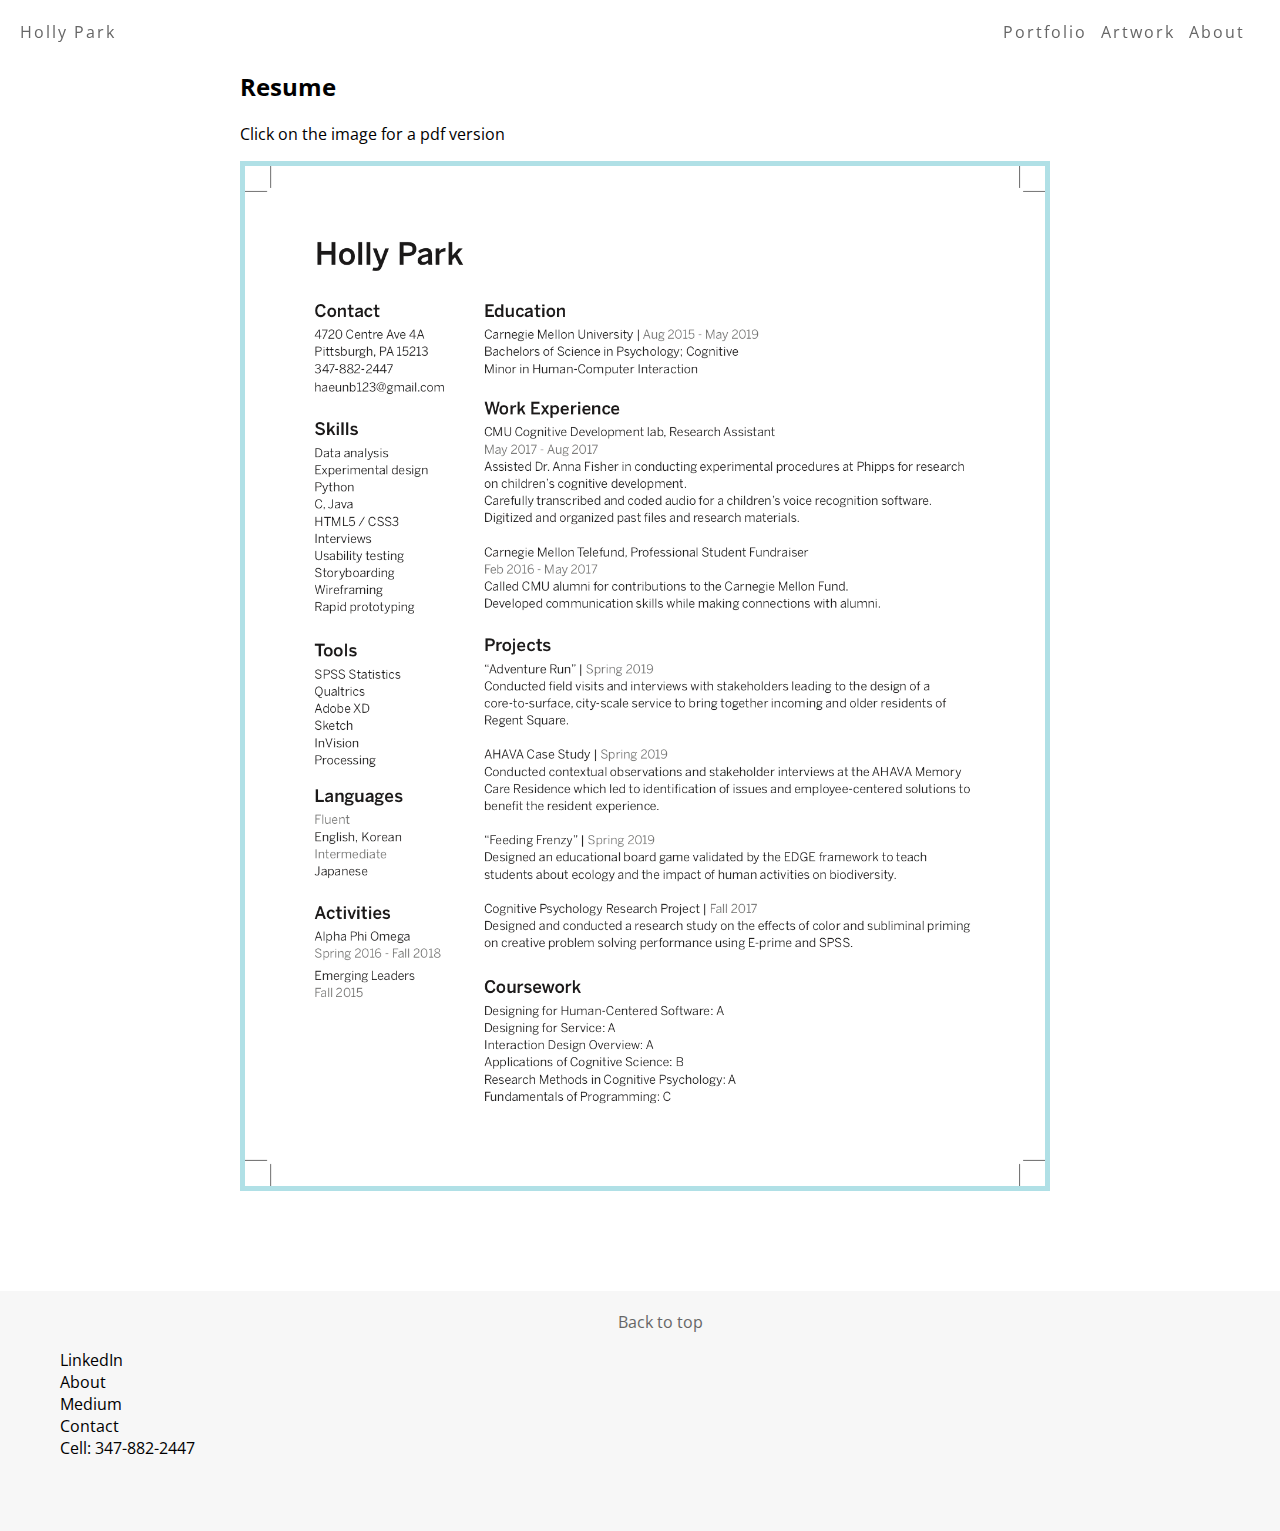
<file: about.html>
<!DOCTYPE html>
<html>
<head>
	<title>Holly Park | About</title>
	<link rel="stylesheet" type="text/css" href="css/style.css">
	<link href="https://fonts.googleapis.com/css?family=Open+Sans" rel="stylesheet">
</head>
<body>
	<nav>
	    <ul id="hollylist">
	    	<li class="hollyitem" id="#holly"><a href="index.html">Holly Park</a></li>
	    </ul>
	    <ul id="navlist">
	    	<li class="navitem"><a href="index.html#work">Portfolio</a></li>
		    <li class="navitem"><a href="art.html">Artwork</a></li>
		  	<li class="navitem"><a href="about.html">About</a></li>

	   	</ul>
    </nav>	
    	
	<main id="about_main">
		<div id="about_main_content">
			<h2>Resume</h2>
			<p>Click on the image for a pdf version</p>
			<a href="resume2019.pdf" target="_blank">
				<img src="images/resume_thumb.png" id="resume-img">
			</a> 
		</div>
	</main>

	<footer>
		<span id="backtotop"><a href="#top">Back to top</a></span>
	    <ul id="footerlist">
	    	<li class="footerelem"><a href="https://www.linkedin.com/in/haeunb123/">LinkedIn</a></li>
		    <li class="footerelem"><a href="about.html">About</a></li>
	    	<li class="footerelem"><a href="https://medium.com/@hollyzzz">Medium</a></li>
		    <li class="footerelem"><a href="mailto:haeunb123@gmail.com">Contact</a></li>
		    <li>Cell: 347-882-2447</li>
	    </ul>
	</footer>
</body>
</html>
</file>
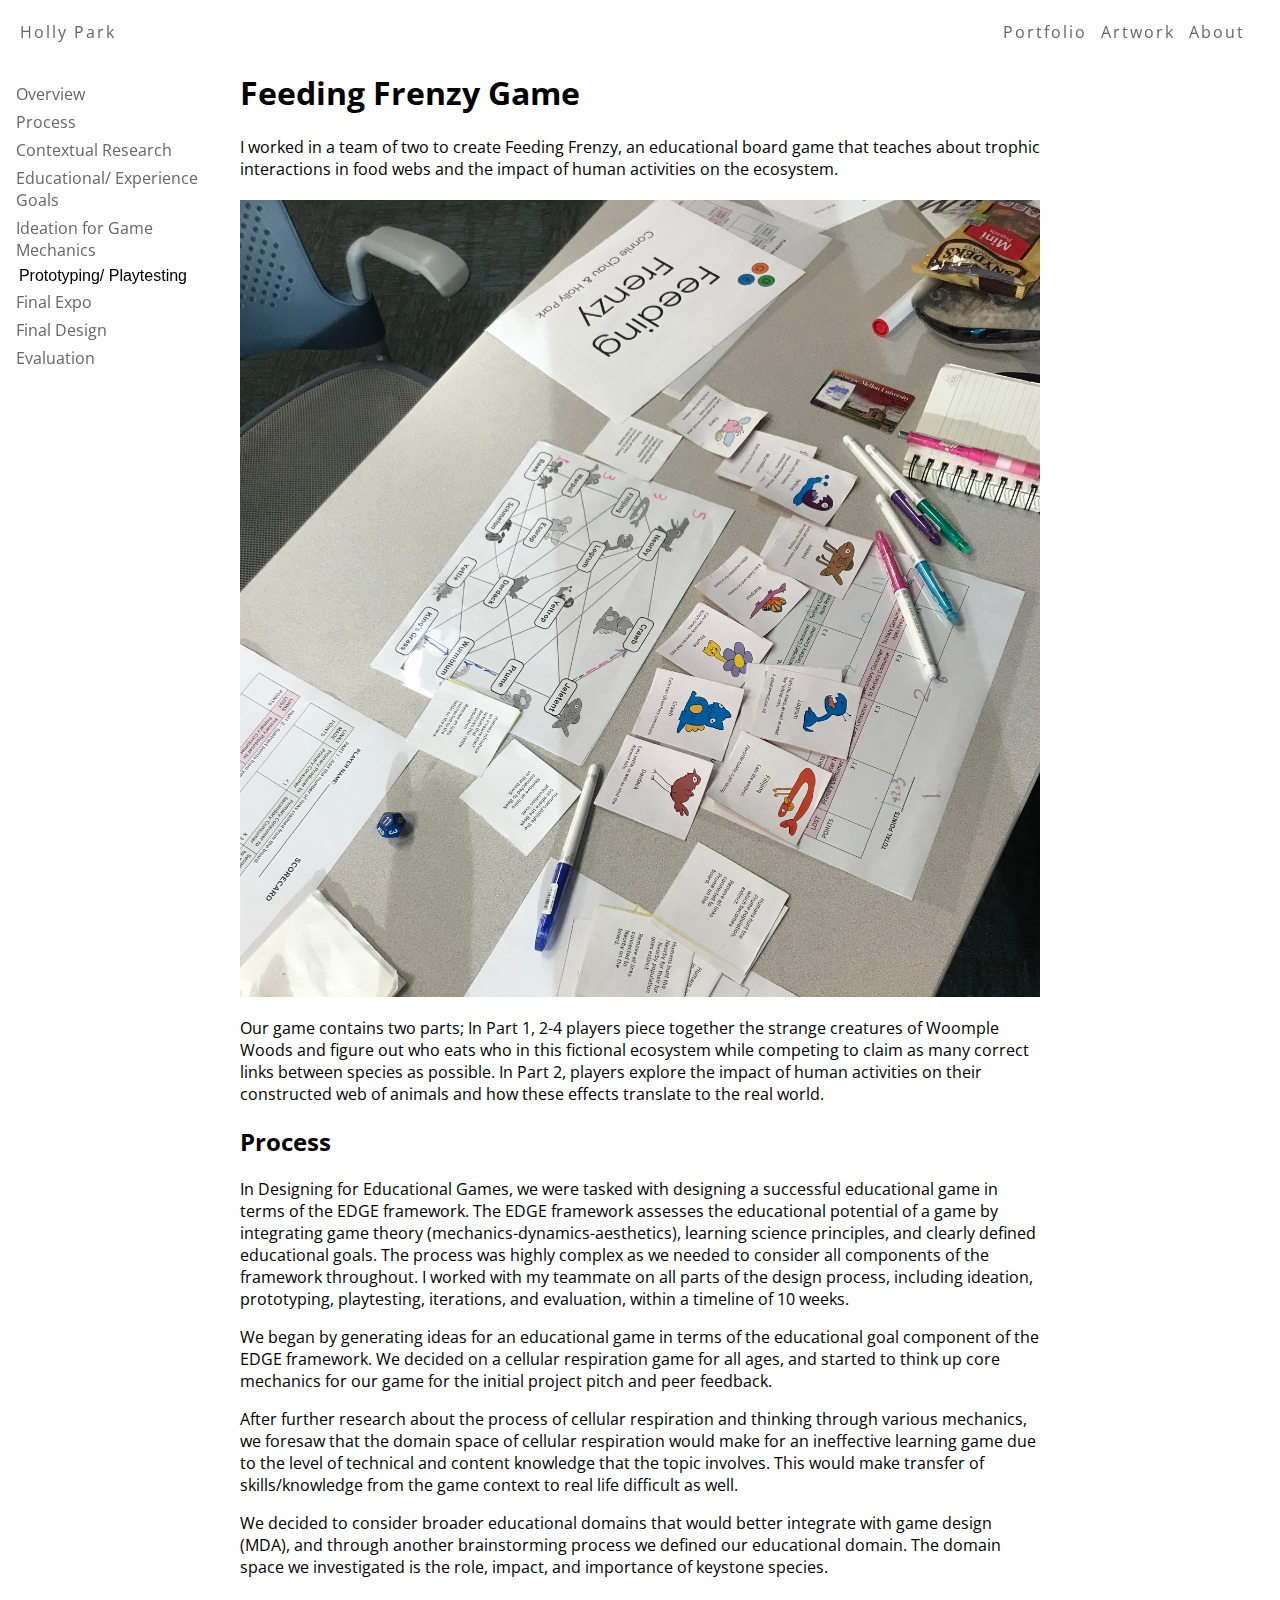
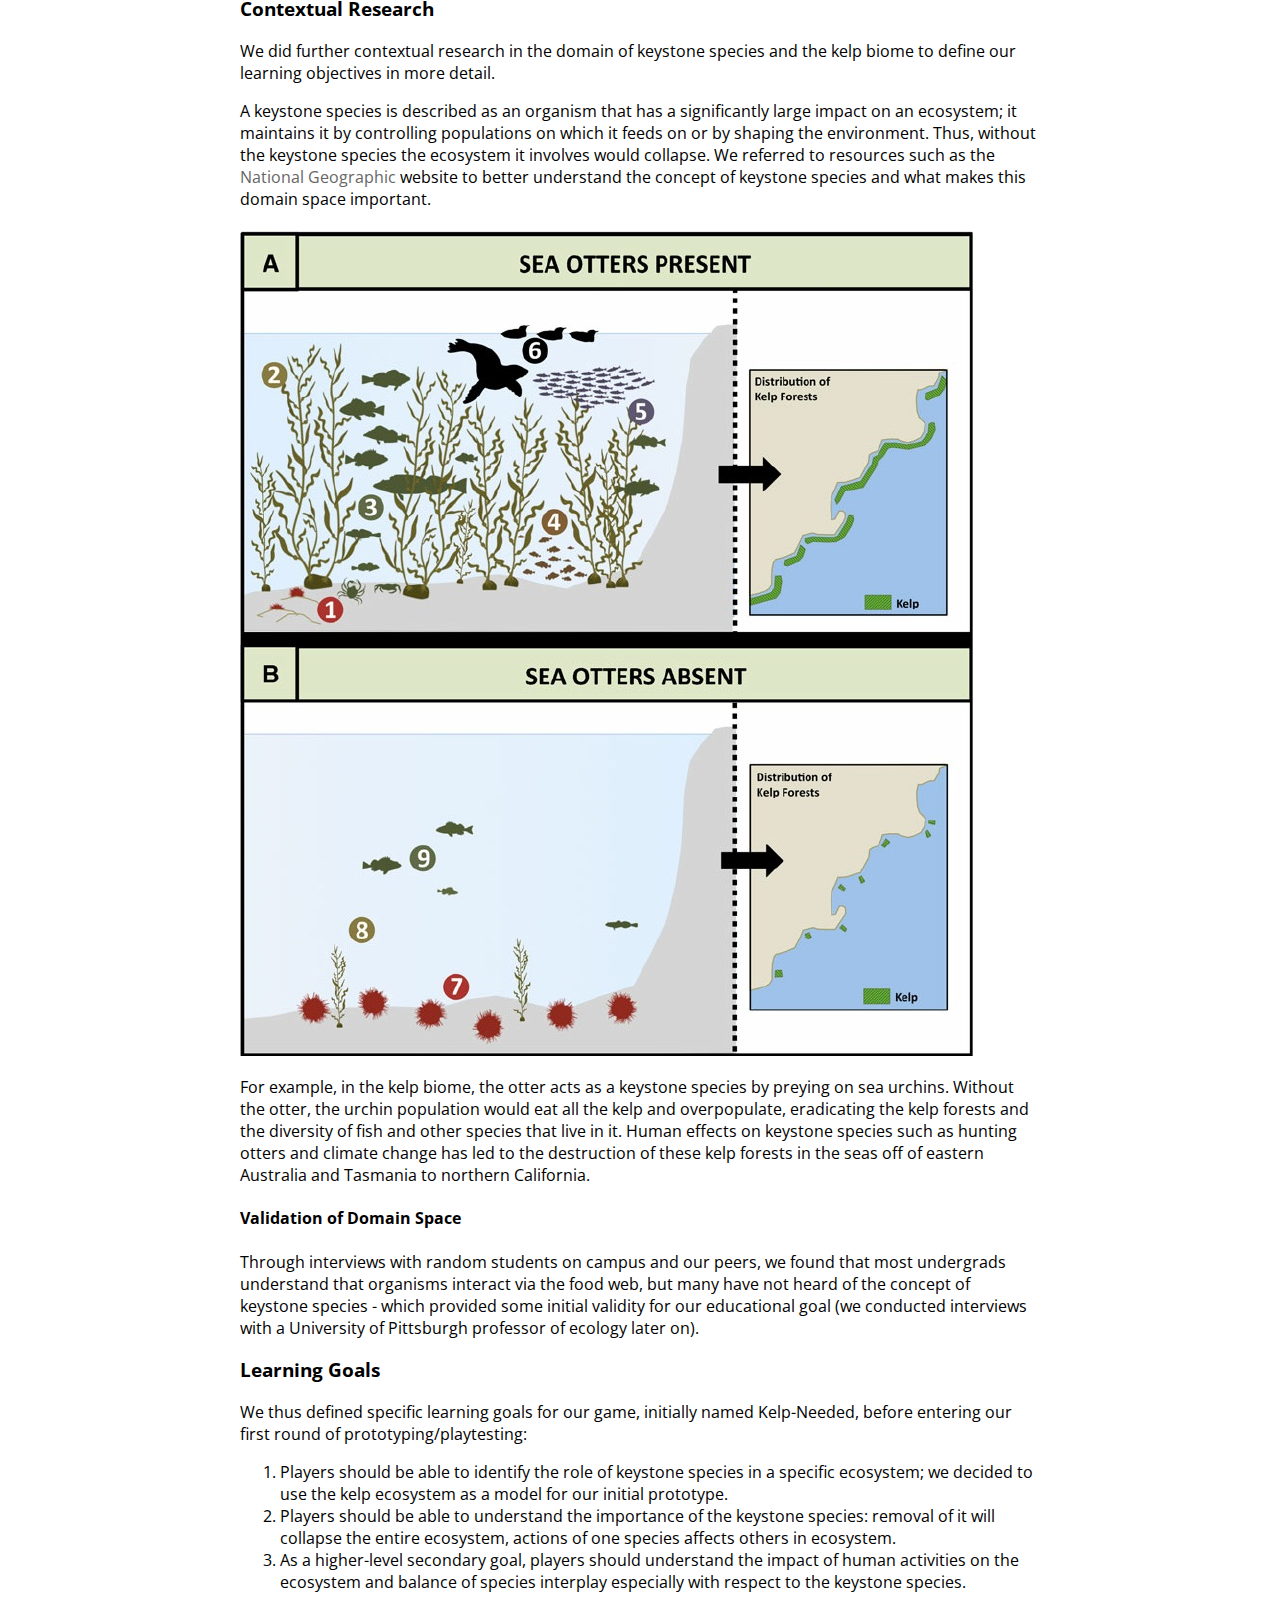
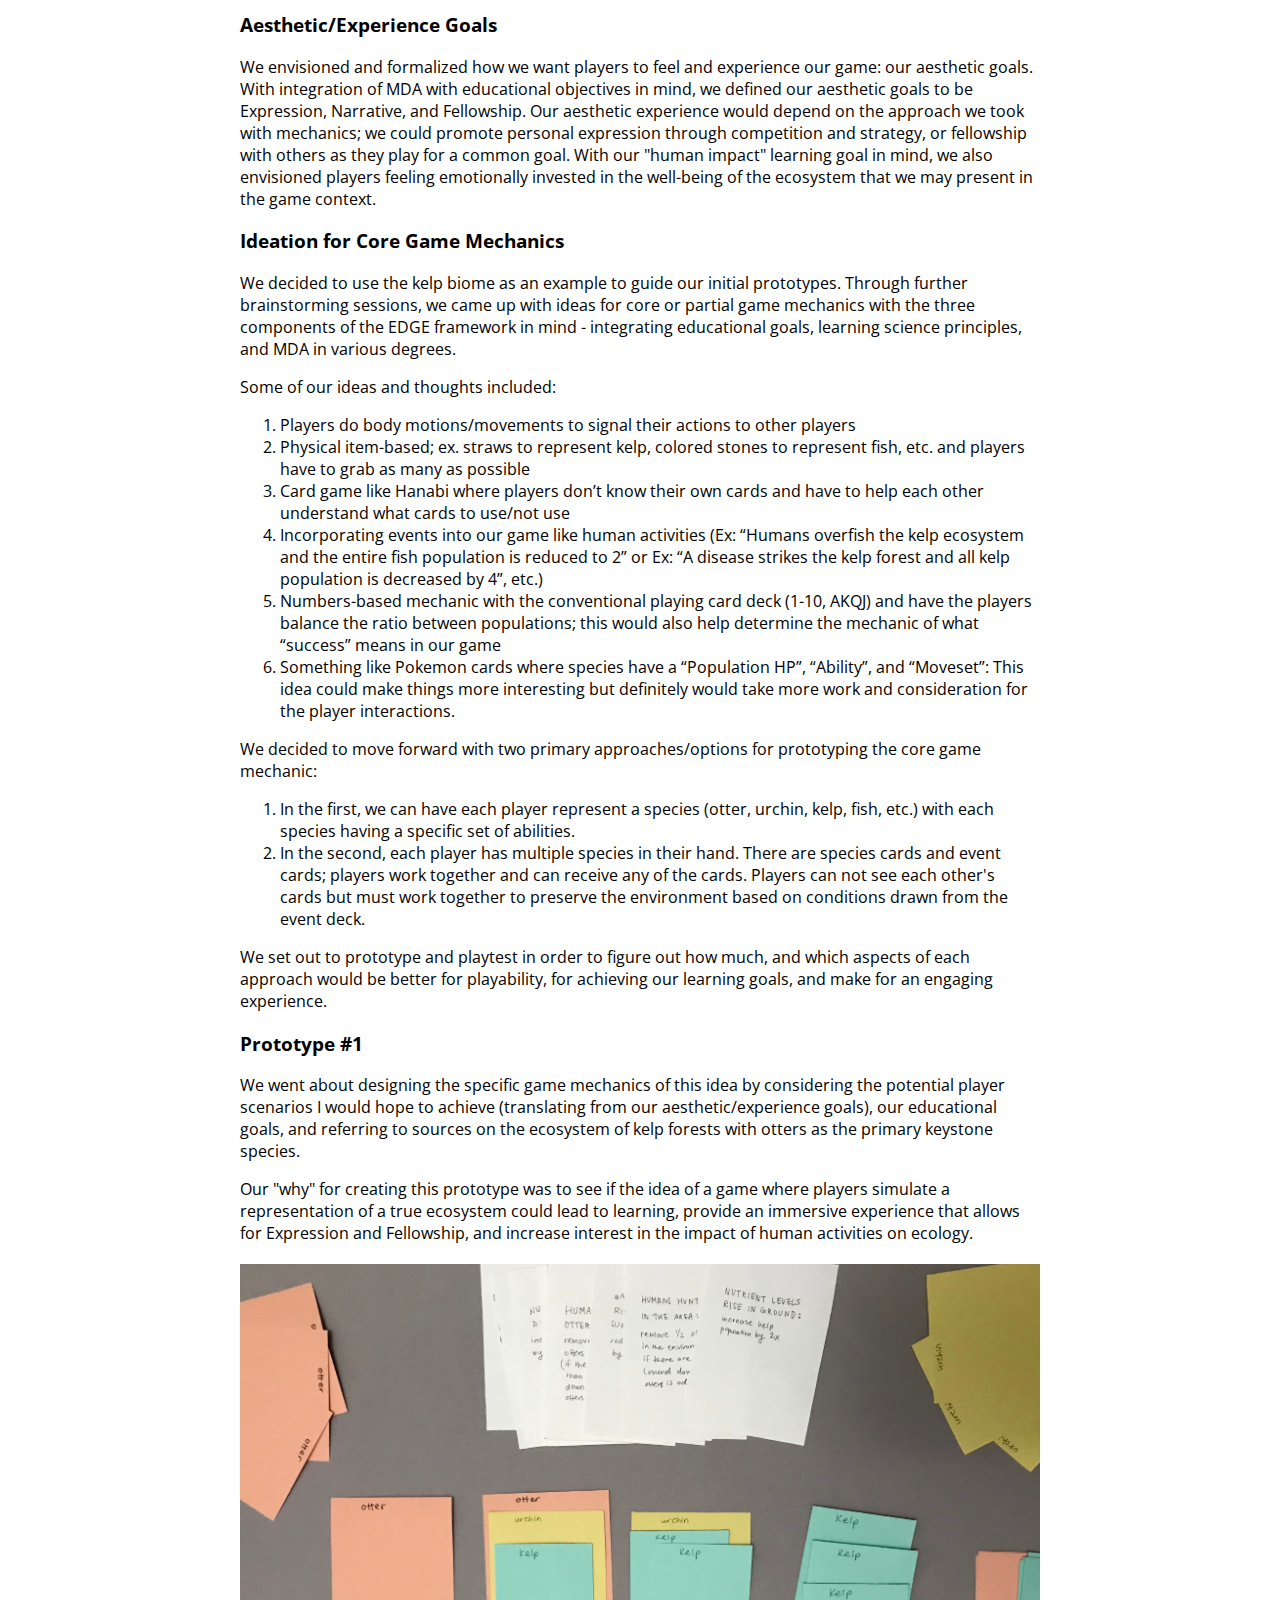
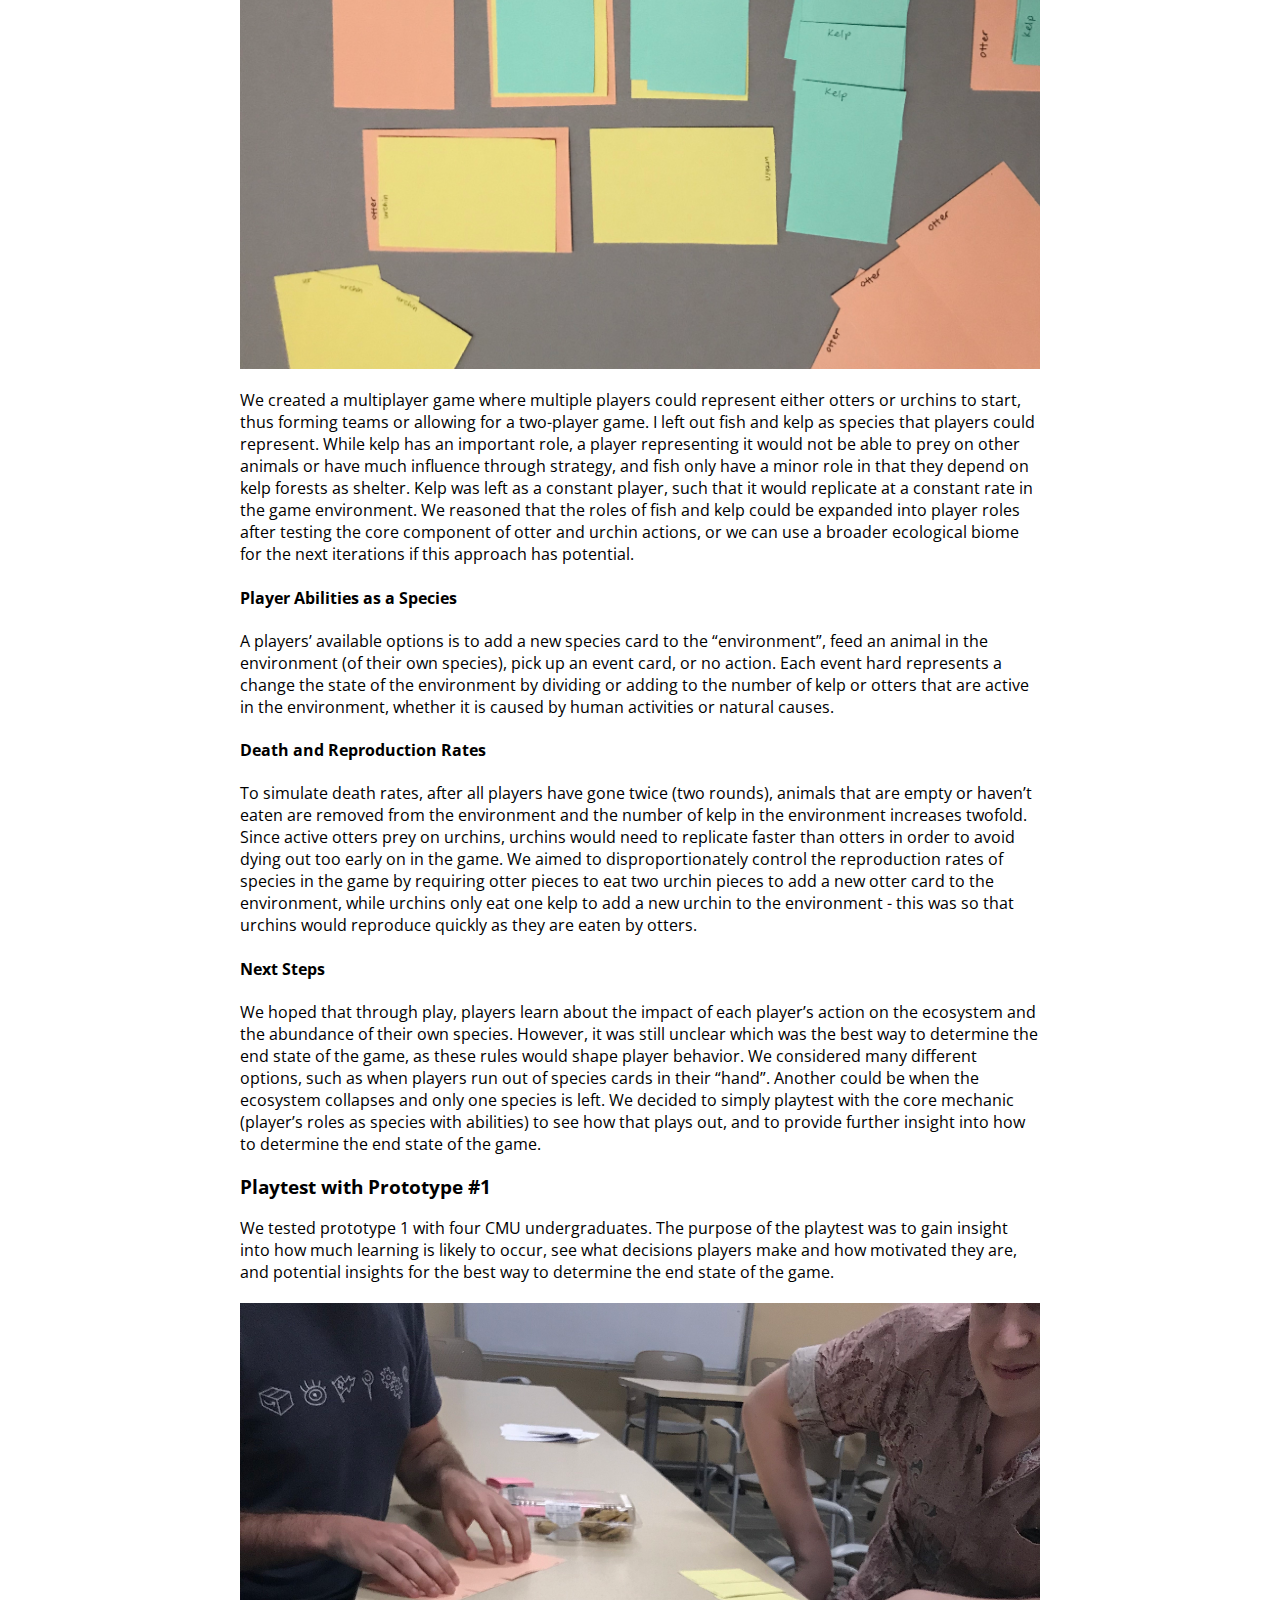
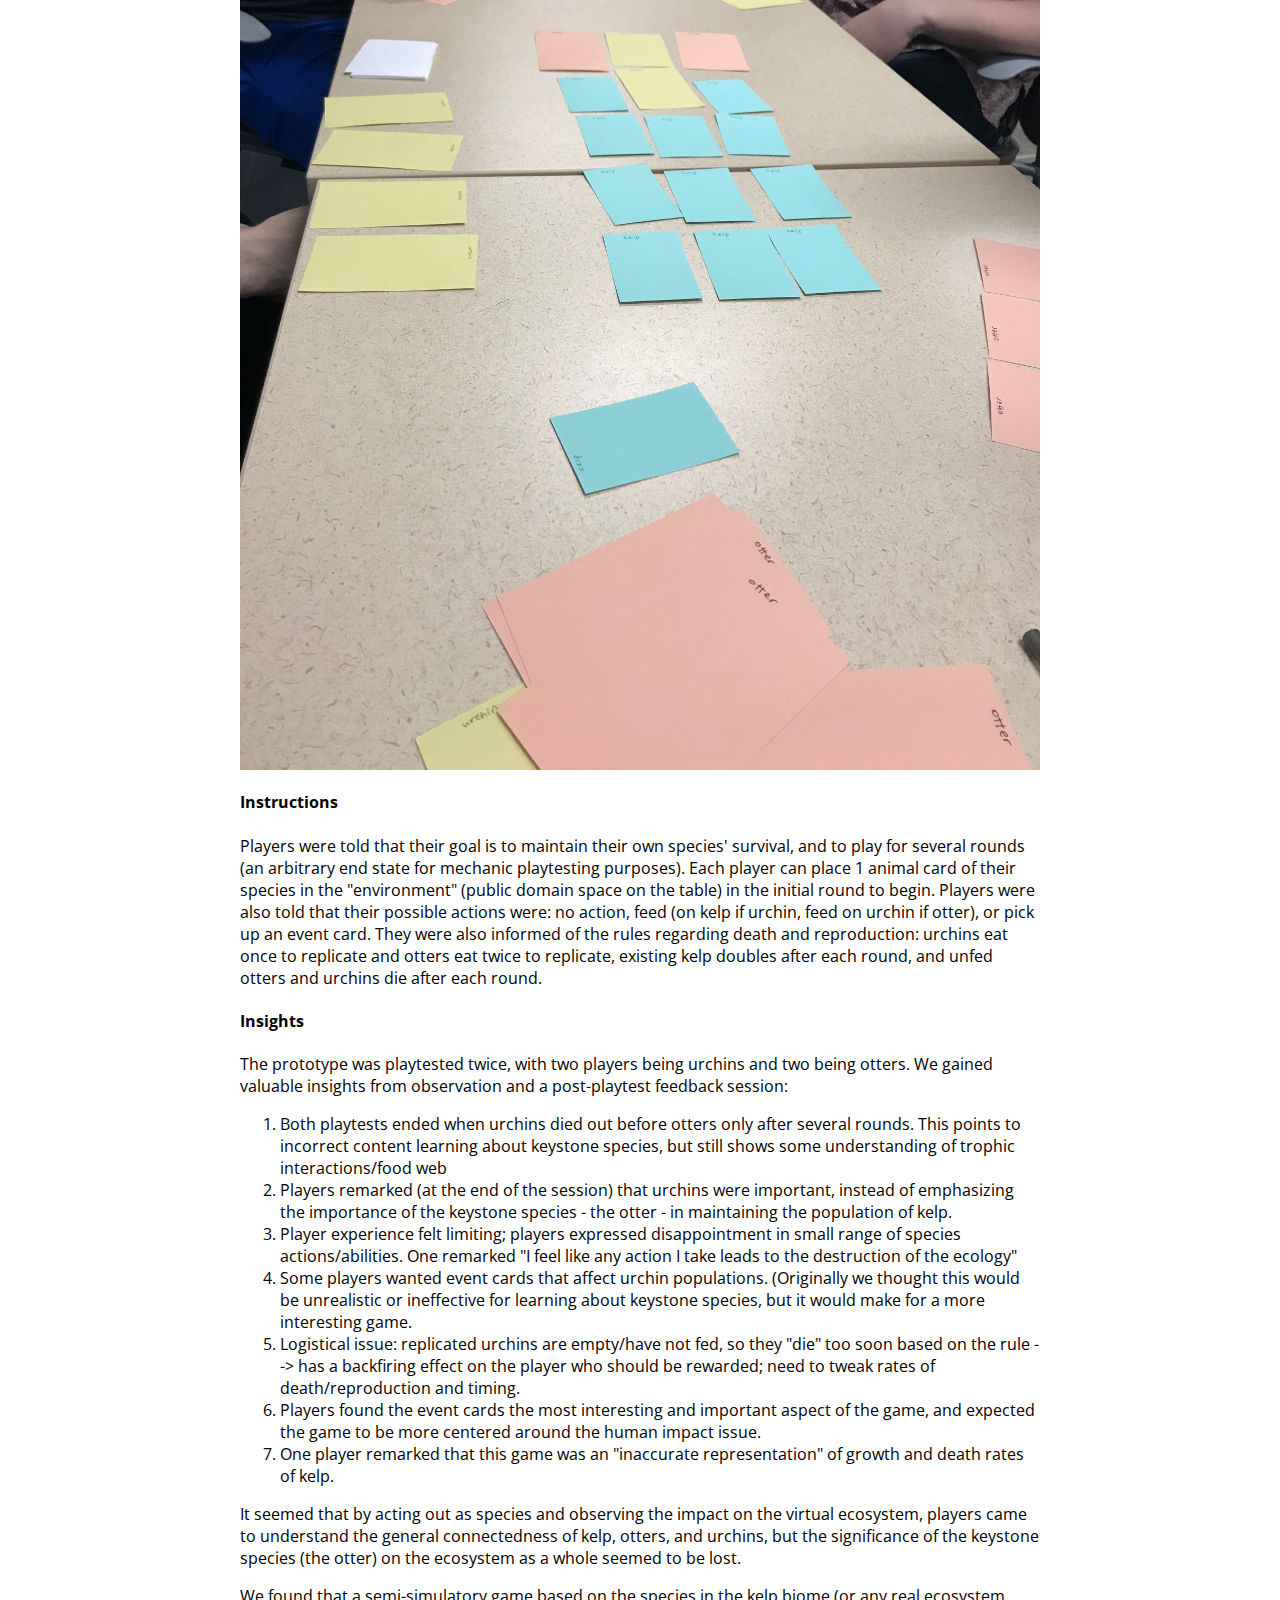
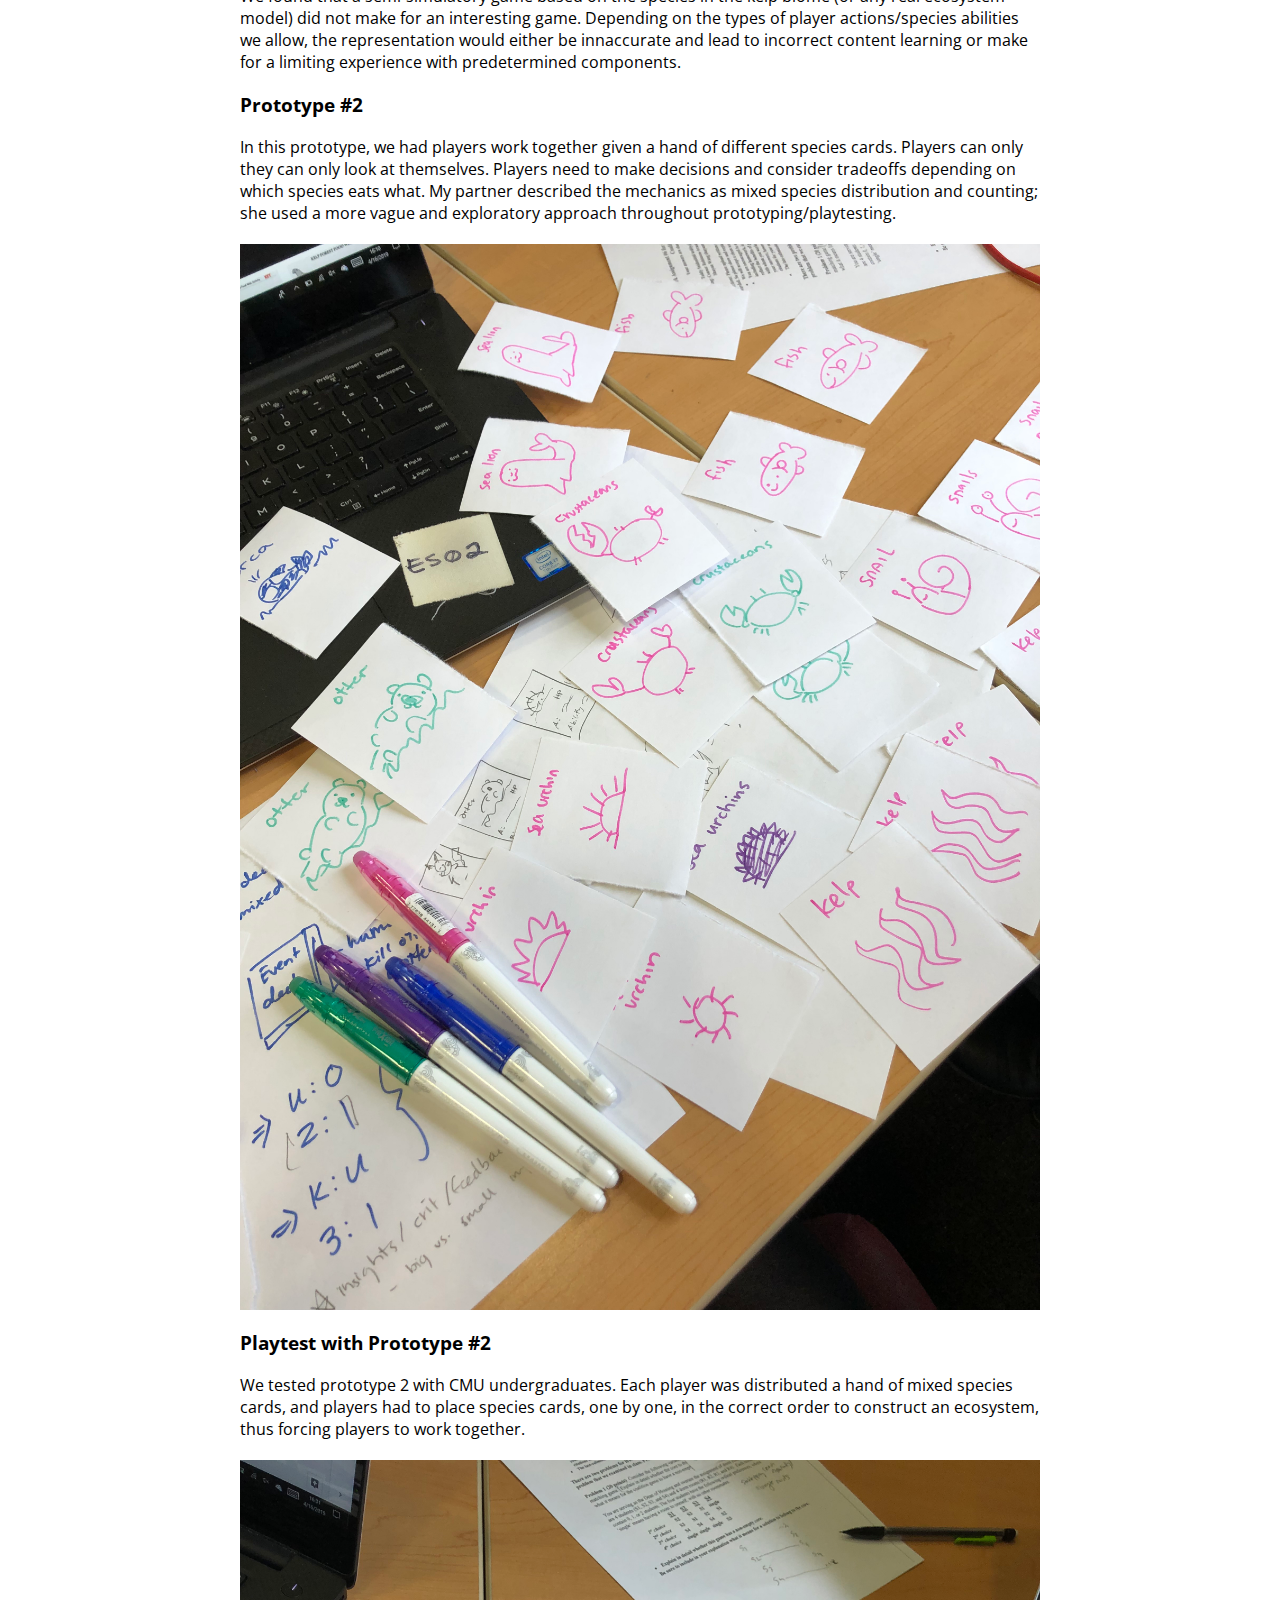
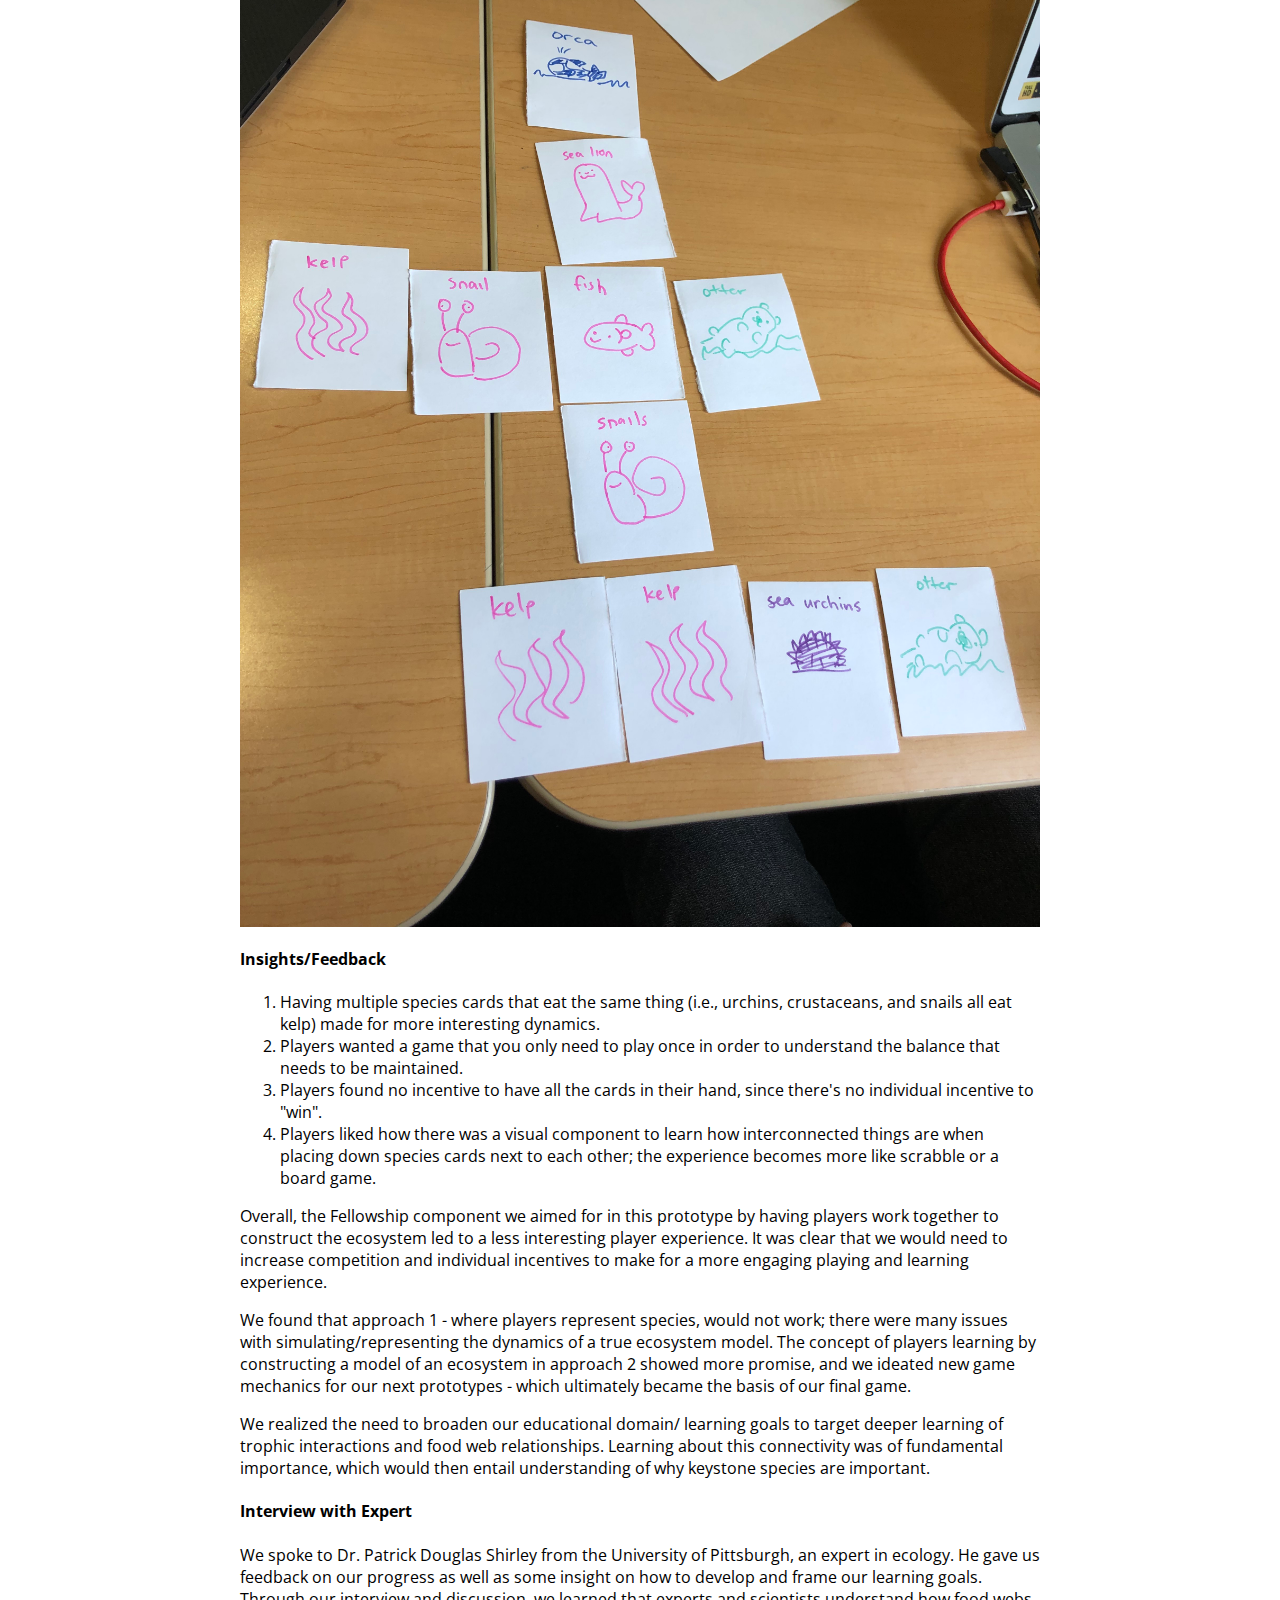
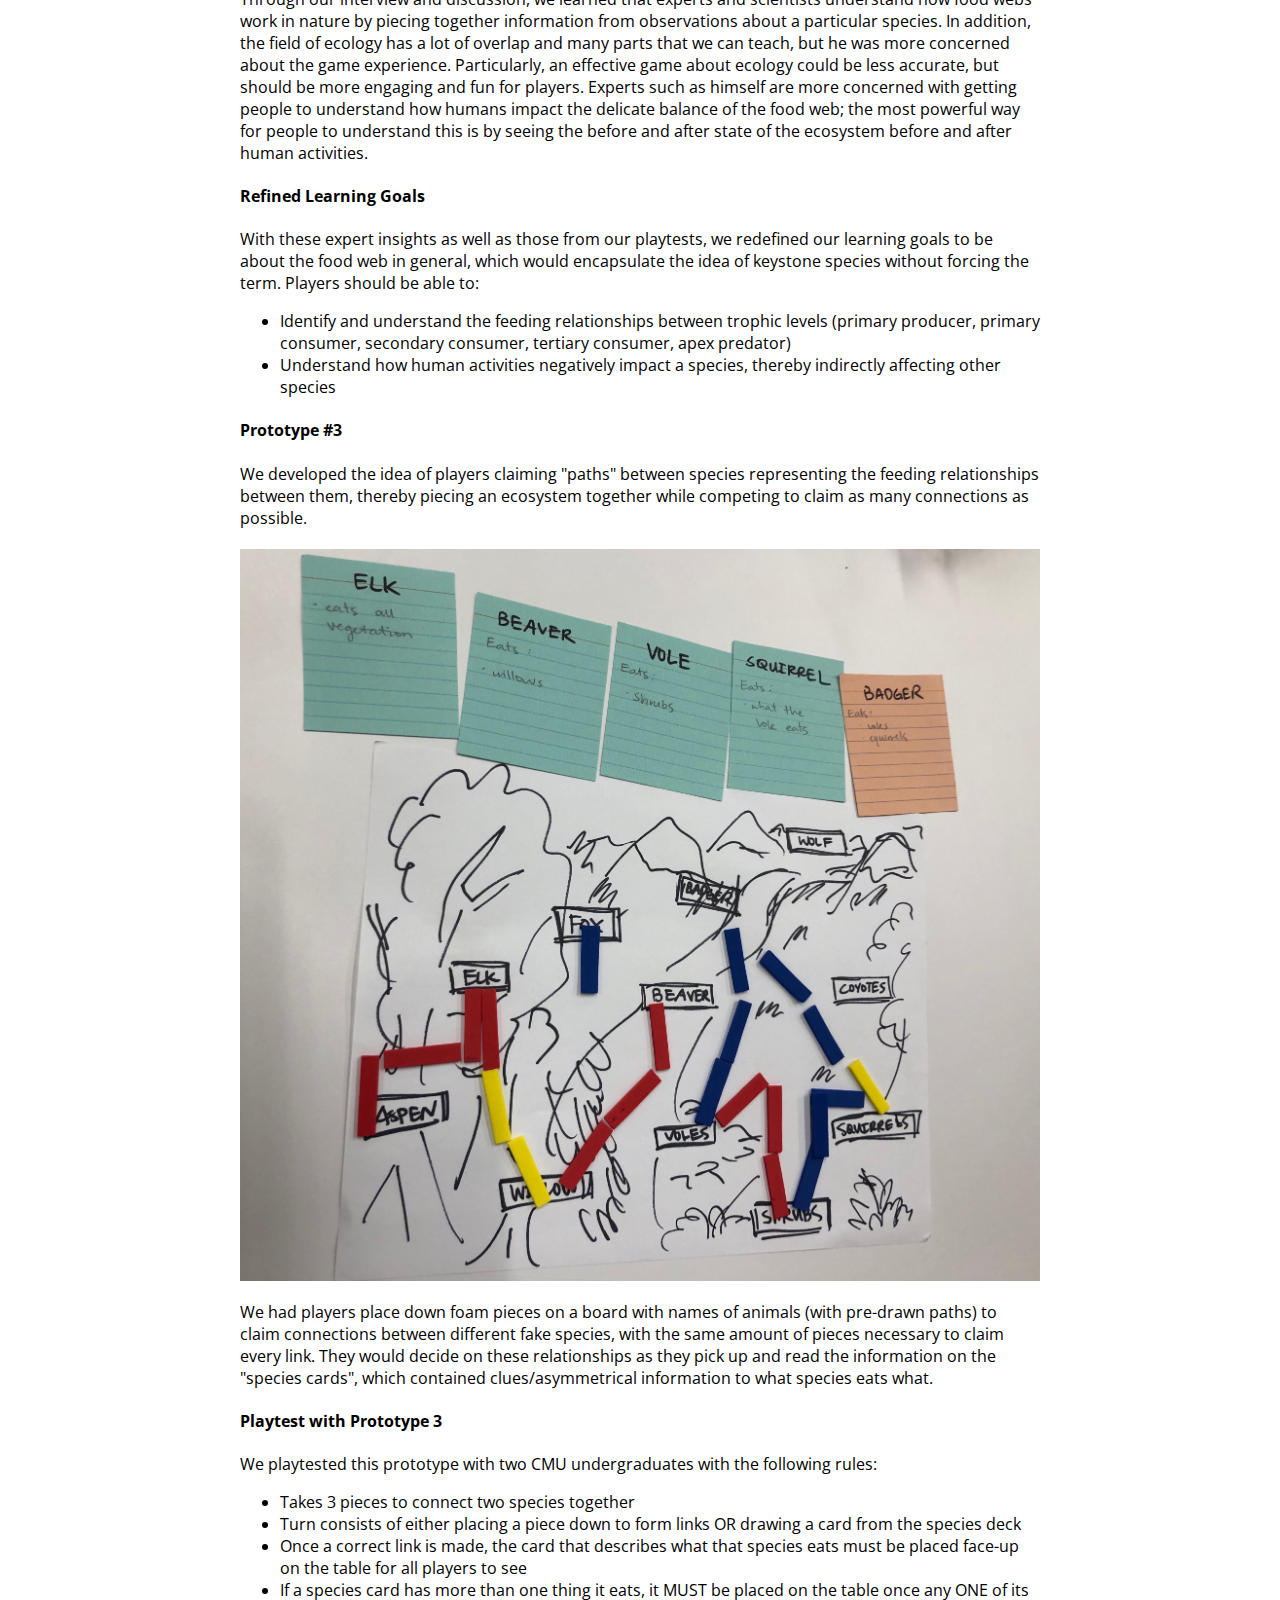
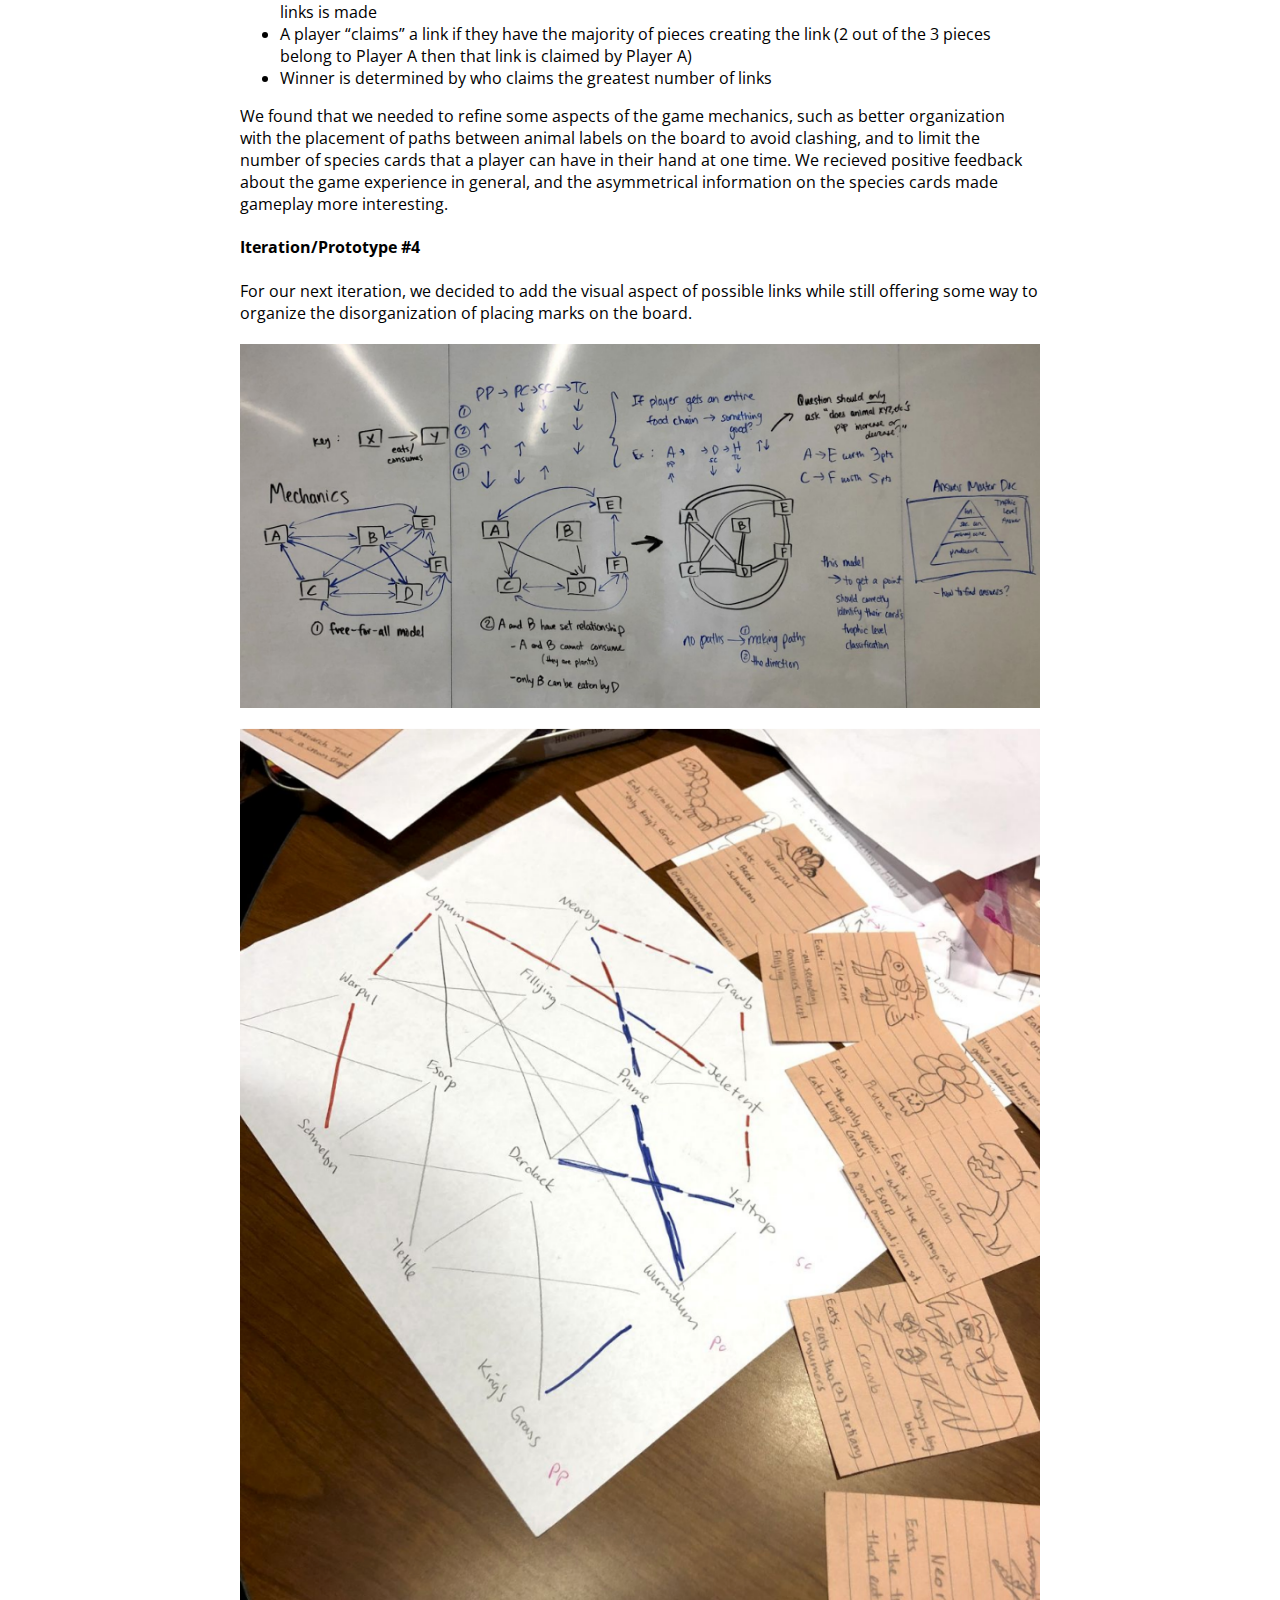
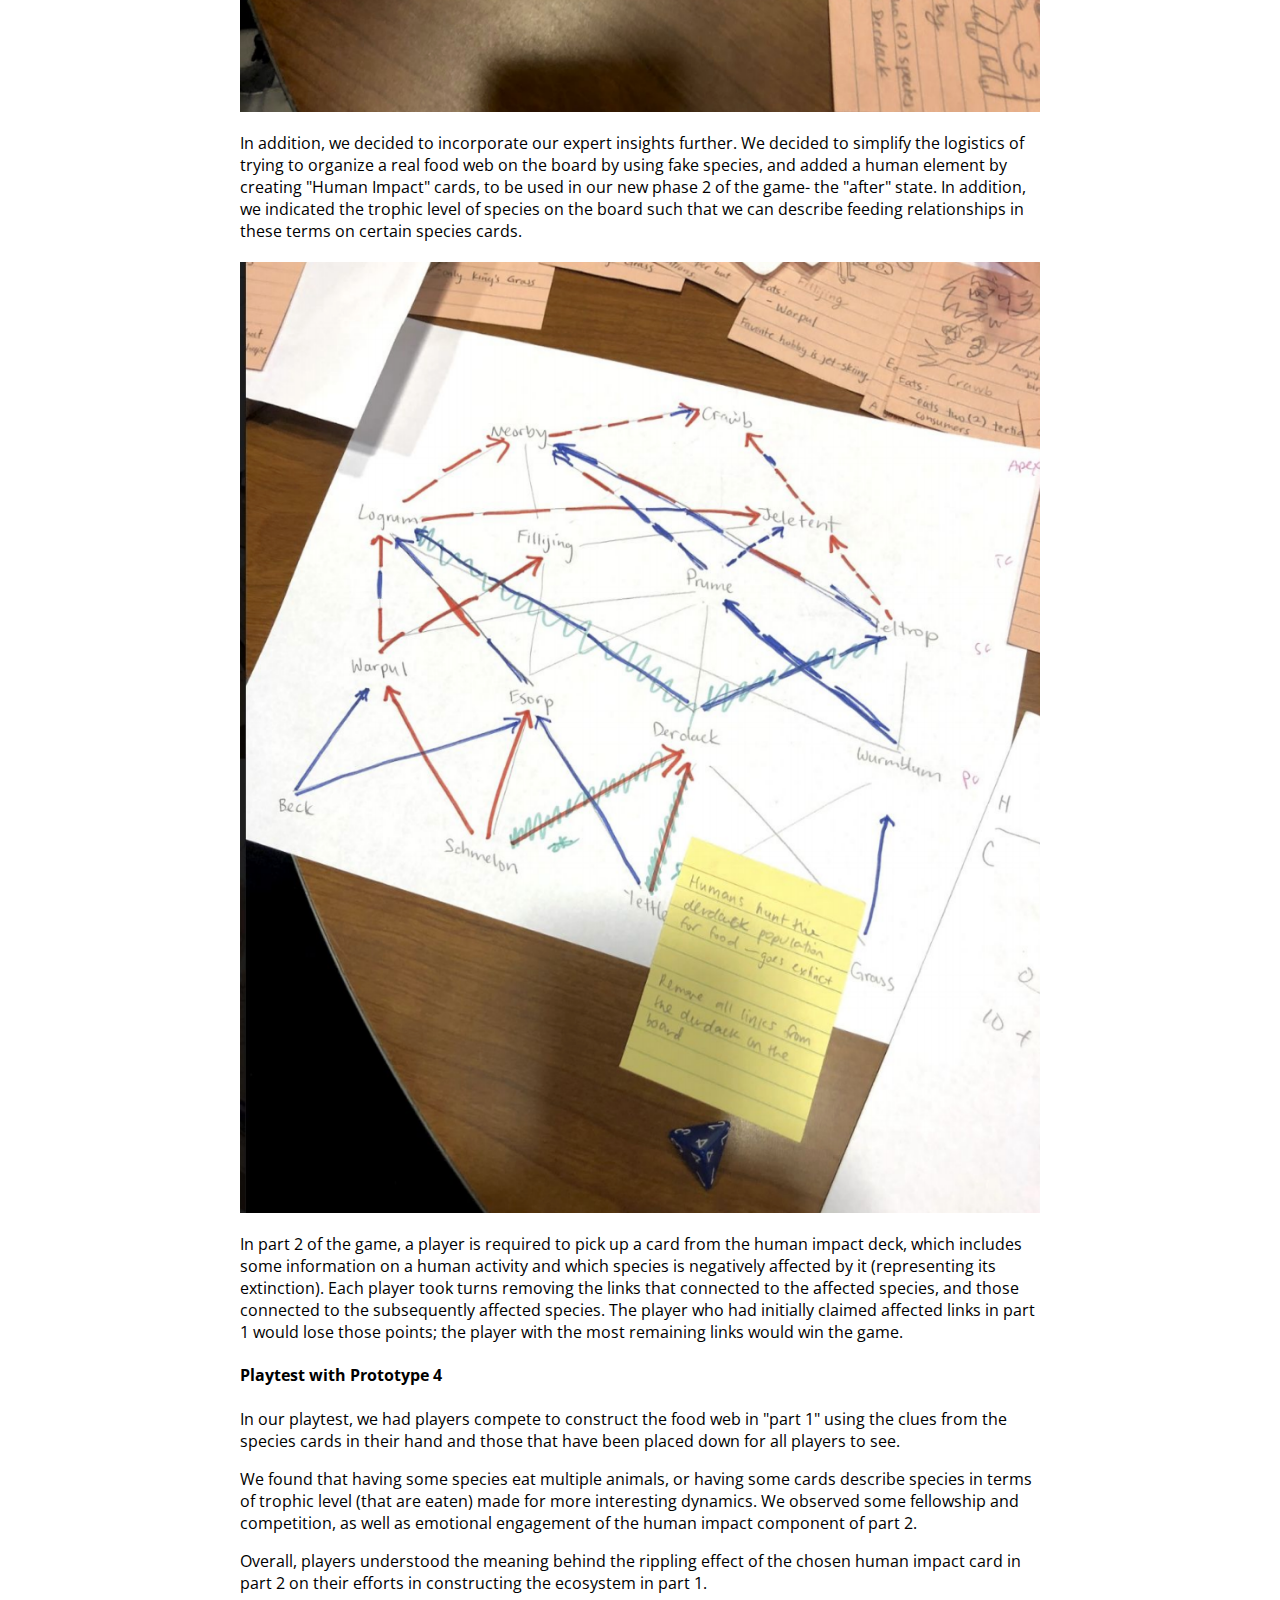
<file: feeding-frenzy.html>
<!DOCTYPE html>
<html>
<head>
	<title>Holly Park | Feeding Frenzy Game</title>
	<link rel="stylesheet" type="text/css" href="css/style.css">
	<link href="https://fonts.googleapis.com/css?family=Open+Sans" rel="stylesheet">
</head>
<body>

<!-- TOP NAVIGATION -->

	<nav>
	    <ul id="hollylist">
	    	<li class="hollyitem" id="#holly"><a href="index.html">Holly Park</a></li>
	    </ul>
	    <ul id="navlist">
	    	<li class="navitem"><a href="index.html#work">Portfolio</a></li>
		    <li class="navitem"><a href="art.html">Artwork</a></li>
		  	<li class="navitem"><a href="about.html">About</a></li>
	   	</ul>
    </nav>	

 <!--   SIDE NAVIGATION  -->

    <div class="sidenav">
    	<a href="#overview">Overview</a>
    	<a href="#process">Process</a>
    	<a href="#research">Contextual Research</a>
    	<a href="#learning_goals">Educational/ Experience Goals</a>
    	<a href="#mechanics_ideation">Ideation for Game Mechanics</a>
    	<button class="dropdown-btn"> 
    		<i class="fa fa-caret-down no-italics">Prototyping/ Playtesting</i>
  		</button>
    	<div class="dropdown-container">
    		<a href="#prototype_1">Prototype 1</a>
    		<a href="#playtest_1">Playtest 1</a>
    		<a href="#prototype_2">Prototype 2</a>
    		<a href="#playtest_2">Playtest 2</a>
    		<a href="#prototype_3">Prototype 3</a>
    		<a href="#playtest_3">Playtest 3</a>
    		<a href="#prototype_4">Prototype 4</a>
    		<a href="#playtest_4">Playtest 4</a>
    		<a href="#prototype_5">Prototype 5</a>
    	</div>
    	<a href="#final_expo">Final Expo</a>
    	<a href="#final_prototype">Final Design</a>
    	<a href="#evaluation">Evaluation</a>
    </div>


 <!-- CASE STUDY MAIN CONTENT -->

    <main class="casestudy-container">
    	<div class="casestudy-content">

    	<h1>Feeding Frenzy Game</h1>
		<p>I worked in a team of two to create Feeding Frenzy, an educational board game that teaches about trophic interactions in food webs and the impact of human activities on the ecosystem.</p>
		<div class="img-container">
			<img src="images/feeding-frenzy/expo.jpg" alt="final game expo">
		</div>
		<p>Our game contains two parts; In Part 1, 2-4 players piece together the strange creatures of Woomple Woods and figure out who eats who in this fictional ecosystem while competing to claim as many correct links between species as possible. In Part 2, players explore the impact of human activities on their constructed web of animals and how these effects translate to the real world.</p>

		<h2><a name="process"></a>Process</h2>

		<p>In Designing for Educational Games, we were tasked with designing a successful educational game in terms of the EDGE framework. The EDGE framework assesses the educational potential of a game by integrating game theory (mechanics-dynamics-aesthetics), learning science principles, and clearly defined educational goals. The process was highly complex as we needed to consider all components of the framework throughout. I worked with my teammate on all parts of the design process, including ideation, prototyping, playtesting, iterations, and evaluation, within a timeline of 10 weeks.</p>

		<p>We began by generating ideas for an educational game in terms of the educational goal component of the EDGE framework. We decided on a cellular respiration game for all ages, and started to think up core mechanics for our game for the initial project pitch and peer feedback.</p>
		<p>After further research about the process of cellular respiration and thinking through various mechanics, we foresaw that the domain space of cellular respiration would make for an ineffective learning game due to the level of technical and content knowledge that the topic involves. This would make transfer of skills/knowledge from the game context to real life difficult as well.</p>

		<p>We decided to consider broader educational domains that would better integrate with game design (MDA), and through another brainstorming process we defined our educational domain. The domain space we investigated is the role, impact, and importance of keystone species. </p>
		
		<h3><a name="research"></a>Contextual Research</h3>
		<p>We did further contextual research in the domain of keystone species and the kelp biome to define our learning objectives in more detail.</p>
		<p>A keystone species is described as an organism that has a significantly large impact on an ecosystem; it maintains it by controlling populations on which it feeds on or by shaping the environment. Thus, without the keystone species the ecosystem it involves would collapse. We referred to resources such as the <a href="https://www.nationalgeographic.org/encyclopedia/keystone-species/">National Geographic</a> website to better understand the concept of keystone species and what makes this domain space important.</p>
		<div class="img-container">
			<img src="images/feeding-frenzy/otters.jpg" alt="the biome of kelp, otters, and urchins">
		</div>
		<p>For example, in the kelp biome, the otter acts as a keystone species by preying on sea urchins. Without the otter, the urchin population would eat all the kelp and overpopulate, eradicating the kelp forests and the diversity of fish and other species that live in it. Human effects on keystone species such as hunting otters and climate change has led to the destruction of these kelp forests in the seas off of eastern Australia and Tasmania to northern California.</p>

		<h4><a name="domain_space"></a>Validation of Domain Space</h4>
		<p>Through interviews with random students on campus and our peers, we found that most undergrads understand that organisms interact via the food web, but many have not heard of the concept of keystone species - which provided some initial validity for our educational goal (we conducted interviews with a University of Pittsburgh professor of ecology later on).</p>


		<h3><a name="learning_goals"></a>Learning Goals</h3>
		<p>We thus defined specific learning goals for our game, initially named Kelp-Needed, before entering our first round of prototyping/playtesting:</p>
		<ol>
			<li>Players should be able to identify the role of keystone species in a specific ecosystem; we decided to use the kelp ecosystem as a model for our initial prototype.</li>
			<li>Players should be able to understand the importance of the keystone species: removal of it will collapse the entire ecosystem, actions of one species affects others in ecosystem.</li>
			<li>As a higher-level secondary goal, players should understand the impact of human activities on the ecosystem and balance of species interplay especially with respect to the keystone species.</li>
		</ol> 

		<h3><a name="aesthetic_goals"></a>Aesthetic/Experience Goals</h3>
		<p>We envisioned and formalized how we want players to feel and experience our game: our aesthetic goals. With integration of MDA with educational objectives in mind, we defined our aesthetic goals to be Expression, Narrative, and Fellowship. Our aesthetic experience would depend on the approach we took with mechanics; we could promote personal expression through competition and strategy, or fellowship with others as they play for a common goal. With our "human impact" learning goal in mind, we also envisioned players feeling emotionally invested in the well-being of the ecosystem that we may present in the game context. </p>

		<h3><a name="mechanics_ideation"></a>Ideation for Core Game Mechanics</h3>
		<p>We decided to use the kelp biome as an example to guide our initial prototypes. Through further brainstorming sessions, we came up with ideas for core or partial game mechanics with the three components of the EDGE framework in mind - integrating educational goals, learning science principles, and MDA in various degrees.</p>
		<p>Some of our ideas and thoughts included:</p>
		<ol>
			<li>Players do body motions/movements to signal their actions to other players</li>
			<li>Physical item-based; ex. straws to represent kelp, colored stones to represent fish, etc. and players have to grab as many as possible</li>
			<li>Card game like Hanabi where players don’t know their own cards and have to help each other understand what cards to use/not use</li>
			<li>Incorporating events into our game like human activities (Ex: “Humans overfish the kelp ecosystem and the entire fish population is reduced to 2” or Ex: “A disease strikes the kelp forest and all kelp population is decreased by 4”, etc.)</li>
			<li>Numbers-based mechanic with the conventional playing card deck (1-10, AKQJ) and have the players balance the ratio between populations; this would also help determine the mechanic of what “success” means in our game</li>
			<li>Something like Pokemon cards where species have a “Population HP”, “Ability”, and “Moveset”: This idea could make things more interesting but definitely would take more work and consideration for the player interactions.</li>
		</ol>
		<p>We decided to move forward with two primary approaches/options for prototyping the core game mechanic:</p>
		<ol>
			<li>In the first, we can have each player represent a species (otter, urchin, kelp, fish, etc.) with each species having a specific set of abilities.</li>
			<li>In the second, each player has multiple species in their hand. There are species cards and event cards; players work together and can receive any of the cards. Players can not see each other's cards but must work together to preserve the environment based on conditions drawn from the event deck.</li>
		</ol>
		<p>We set out to prototype and playtest in order to figure out how much, and which aspects of each approach would be better for playability, for achieving our learning goals, and make for an engaging experience.</p>

		<!--<p>I was in charge of creating prototype 1 and playtesting it based on the first approach, and my partner was in charge of creating and testing prototype 2 based on approach 2. </p>-->

		<h3 id="#prototype_1">Prototype #1</h3>
		<p>We went about designing the specific game mechanics of this idea by considering the potential player scenarios I would hope to achieve (translating from our aesthetic/experience goals), our educational goals, and referring to sources on the ecosystem of kelp forests with otters as the primary keystone species.</p>
		<p>Our "why" for creating this prototype was to see if the idea of a game where players simulate a representation of a true ecosystem could lead to learning, provide an immersive experience that allows for Expression and Fellowship, and increase interest in the impact of human activities on ecology.</p>
		<div class="img-container">
			<img src="images/feeding-frenzy/proto1.jpg" alt="prototype one">
		</div>
		
		<p>We created a multiplayer game where multiple players could represent either otters or urchins to start, thus forming teams or allowing for a two-player game. I left out fish and kelp as species that players could represent. While kelp has an important role, a player representing it would not be able to prey on other animals or have much influence through strategy, and fish only have a minor role in that they depend on kelp forests as shelter. Kelp was left as a constant player, such that it would replicate at a constant rate in the game environment. We reasoned that the roles of fish and kelp could be expanded into player roles after testing the core component of otter and urchin actions, or we can use a broader ecological biome for the next iterations if this approach has potential.</p>

		<h4>Player Abilities as a Species</h4>
		<p>A players’ available options is to add a new species card to the “environment”, feed an animal in the environment (of their own species), pick up an event card, or no action. Each event hard represents a change the state of the environment by dividing or adding to the number of kelp or otters that are active in the environment, whether it is caused by human activities or natural causes.</p>

		<h4>Death and Reproduction Rates</h4>
		<p>To simulate death rates, after all players have gone twice (two rounds), animals that are empty or haven’t eaten are removed from the environment and the number of kelp in the environment increases twofold. Since active otters prey on urchins, urchins would need to replicate faster than otters in order to avoid dying out too early on in the game. We aimed to disproportionately control the reproduction rates of species in the game by requiring otter pieces to eat two urchin pieces to add a new otter card to the environment, while urchins only eat one kelp to add a new urchin to the environment - this was so that urchins would reproduce quickly as they are eaten by otters.</p>

		<h4>Next Steps</h4>
		<p>We hoped that through play, players learn about the impact of each player’s action on the ecosystem and the abundance of their own species. However, it was still unclear which was the best way to determine the end state of the game, as these rules would shape player behavior. We considered many different options, such as when players run out of species cards in their “hand”. Another could be when the ecosystem collapses and only one species is left. We decided to simply playtest with the core mechanic (player’s roles as species with abilities) to see how that plays out, and to provide further insight into how to determine the end state of the game.</p>

		<h3 id="#playtest_1">Playtest with Prototype #1</h3>
		<p>We tested prototype 1 with four CMU undergraduates. The purpose of the playtest was to gain insight into how much learning is likely to occur, see what decisions players make and how motivated they are, and potential insights for the best way to determine the end state of the game.</p>
 
		<div class="img-container">
			<img src="images/feeding-frenzy/proto1-test.jpg" alt="prototype one playtest">
		</div>
		
		<h4>Instructions</h4>
		<p>Players were told that their goal is to maintain their own species' survival, and to play for several rounds (an arbitrary end state for mechanic playtesting purposes). Each player can place 1 animal card of their species in the "environment" (public domain space on the table) in the initial round to begin. Players were also told that their possible actions were: no action, feed (on kelp if urchin, feed on urchin if otter), or pick up an event card. They were also informed of the rules regarding death and reproduction: urchins eat once to replicate and otters eat twice to replicate, existing kelp doubles after each round, and unfed otters and urchins die after each round.</p>

		<h4>Insights</h4>
		<p>The prototype was playtested twice, with two players being urchins and two being otters. We gained valuable insights from observation and a post-playtest feedback session:</p>
		<ol>
			<li>Both playtests ended when urchins died out before otters only after several rounds. This points to incorrect content learning about keystone species, but still shows some understanding of trophic interactions/food web</li>
			<li>Players remarked (at the end of the session) that urchins were important, instead of emphasizing the importance of the keystone species - the otter - in maintaining the population of kelp.</li>
			<li>Player experience felt limiting; players expressed disappointment in small range of species actions/abilities. One remarked "I feel like any action I take leads to the destruction of the ecology"</li>
			<li>Some players wanted event cards that affect urchin populations. (Originally we thought this would be unrealistic or ineffective for learning about keystone species, but it would make for a more interesting game.</li>
			<li>Logistical issue: replicated urchins are empty/have not fed, so they "die" too soon based on the rule --> has a backfiring effect on the player who should be rewarded; need to tweak rates of death/reproduction and timing.</li>
			<li>Players found the event cards the most interesting and important aspect of the game, and expected the game to be more centered around the human impact issue.</li>
			<li>One player remarked that this game was an "inaccurate representation" of growth and death rates of kelp.</li>
		</ol>

		<p>It seemed that by acting out as species and observing the impact on the virtual ecosystem, players came to understand the general connectedness of kelp, otters, and urchins, but the significance of the keystone species (the otter) on the ecosystem as a whole seemed to be lost.</p>

		<p>We found that a semi-simulatory game based on the species in the kelp biome (or any real ecosystem model) did not make for an interesting game. Depending on the types of player actions/species abilities we allow, the representation would either be innaccurate and lead to incorrect content learning or make for a limiting experience with predetermined components.</p>

		<h3 id="#prototype_2">Prototype #2</h3>
		<p>In this prototype, we had players work together given a hand of different species cards. Players can only  they can only look at themselves. Players need to make decisions and consider tradeoffs depending on which species eats what. My partner described the mechanics as mixed species distribution and counting; she used a more vague and exploratory approach throughout prototyping/playtesting.</p>
		<div class="img-container">
			<img src="images/feeding-frenzy/proto2.jpg" alt="prototype two">
		</div>
		
		<h3 id="#playtest_2">Playtest with Prototype #2</h3>
		<p>We tested prototype 2 with CMU undergraduates. Each player was distributed a hand of mixed species cards, and players had to place species cards, one by one, in the correct order to construct an ecosystem, thus forcing players to work together.</p>

		<div class="img-container">
			<img src="images/feeding-frenzy/proto2-test.jpg" alt="prototype two playtest">
		</div>
		
		<h4>Insights/Feedback</h4>
		<ol>
			<li>Having multiple species cards that eat the same thing (i.e., urchins, crustaceans, and snails all eat kelp) made for more interesting dynamics.</li>
			<li>Players wanted a game that you only need to play once in order to understand the balance that needs to be maintained.</li>
			<li>Players found no incentive to have all the cards in their hand, since there's no individual incentive to "win".</li>
			<li>Players liked how there was a visual component to learn how interconnected things are when placing down species cards next to each other; the experience becomes more like scrabble or a board game.</li>
		</ol>
		<p>Overall, the Fellowship component we aimed for in this prototype by having players work together to construct the ecosystem led to a less interesting player experience. It was clear that we would need to increase competition and individual incentives to make for a more engaging playing and learning experience.</p>

		<p>We found that approach 1 - where players represent species, would not work; there were many issues with simulating/representing the dynamics of a true ecosystem model. The concept of players learning by constructing a model of an ecosystem in approach 2 showed more promise, and we ideated new game mechanics for our next prototypes - which ultimately became the basis of our final game.</p>

		<p>We realized the need to broaden our educational domain/ learning goals to target deeper learning of trophic interactions and food web relationships. Learning about this connectivity was of fundamental importance, which would then entail understanding of why keystone species are important.</p>

		<h4 id="#expert_interview">Interview with Expert</h4>
		<p>We spoke to Dr. Patrick Douglas Shirley from the University of Pittsburgh, an expert in ecology. He gave us feedback on our progress as well as some insight on how to develop and frame our learning goals. Through our interview and discussion, we learned that experts and scientists understand how food webs work in nature by piecing together information from observations about a particular species. In addition, the field of ecology has a lot of overlap and many parts that we can teach, but he was more concerned about the game experience. Particularly, an effective game about ecology could be less accurate, but should be more engaging and fun for players. Experts such as himself are more concerned with getting people to understand how humans impact the delicate balance of the food web; the most powerful way for people to understand this is by seeing the before and after state of the ecosystem before and after human activities.</p>

		<h4 id="#revisited_goal_1">Refined Learning Goals</h4>
		<p>With these expert insights as well as those from our playtests, we redefined our learning goals to be about the food web in general, which would encapsulate the idea of keystone species without forcing the term. Players should be able to:</p>
		<ul>
			<li>Identify and understand the feeding relationships between trophic levels (primary producer, primary consumer, secondary consumer, tertiary consumer, apex predator)</li>
			<li>Understand how human activities negatively impact a species, thereby indirectly affecting other species</li>
		</ul>
        
        <h4 id="#prototype_3">Prototype #3</h4>
		<p>We developed the idea of players claiming "paths" between species representing the feeding relationships between them, thereby piecing an ecosystem together while competing to claim as many connections as possible.</p>

		<div class="img-container">
			<img src="images/feeding-frenzy/proto3.jpg" alt="prototype three">
		</div>
		
		<p>We had players place down foam pieces on a board with names of animals (with pre-drawn paths) to claim connections between different fake species, with the same amount of pieces necessary to claim every link. They would decide on these relationships as they pick up and read the information on the "species cards", which contained clues/asymmetrical information to what species eats what.</p>

		<h4 id="#playtest_3">Playtest with Prototype 3</h4>
		<p>We playtested this prototype with two CMU undergraduates with the following rules:</p>
		<ul>
			<li>Takes 3 pieces to connect two species together</li>
			<li>Turn consists of either placing a piece down to form links OR drawing a card from the species deck</li>
			<li>Once a correct link is made, the card that describes what that species eats must be placed face-up on the table for all players to see</li>
			<li>If a species card has more than one thing it eats, it MUST be placed on the table once any ONE of its links is made </li>
			<li>A player “claims” a link if they have the majority of pieces creating the link (2 out of the 3 pieces belong to Player A then that link is claimed by Player A) </li>
			<li>Winner is determined by who claims the greatest number of links </li>
		</ul>
		<p>We found that we needed to refine some aspects of the game mechanics, such as better organization with the placement of paths between animal labels on the board to avoid clashing, and to limit the number of species cards that a player can have in their hand at one time. We recieved positive feedback about the game experience in general, and the asymmetrical information on the species cards made gameplay more interesting.</p>

		<h4 id="#prototype_4">Iteration/Prototype #4</h4>
		<p>For our next iteration, we decided to add the visual aspect of possible links while still offering some way to organize the disorganization of placing marks on the board.</p>

		<div class="img-container">
			<img src="images/feeding-frenzy/iteration4.jpg" alt="notes for our fourth iteration">
		</div>

		<div class="img-container">
			<img src="images/feeding-frenzy/proto4-1.jpg" alt="our prototype 4 part 1">
		</div>
		
		<p>In addition, we decided to incorporate our expert insights further. We decided to simplify the logistics of trying to organize a real food web on the board by using fake species, and added a human element by creating "Human Impact" cards, to be used in our new phase 2 of the game- the "after" state. In addition, we indicated the trophic level of species on the board such that we can describe feeding relationships in these terms on certain species cards.</p>

		<div class="img-container">
			<img src="images/feeding-frenzy/proto4-2.jpg" alt="prototype 4 part 2">
		</div>
		
		<p>In part 2 of the game, a player is required to pick up a card from the human impact deck, which includes some information on a human activity and which species is negatively affected by it (representing its extinction). Each player took turns removing the links that connected to the affected species, and those connected to the subsequently affected species. The player who had initially claimed affected links in part 1 would lose those points; the player with the most remaining links would win the game.</p>

		<h4 id="#playtest_4">Playtest with Prototype 4</h4>
		<p>In our playtest, we had players compete to construct the food web in "part 1" using the clues from the species cards in their hand and those that have been placed down for all players to see.</p>
		<p>We found that having some species eat multiple animals, or having some cards describe species in terms of trophic level (that are eaten) made for more interesting dynamics. We observed some fellowship and competition, as well as emotional engagement of the human impact component of part 2.</p>
		<p>Overall, players understood the meaning behind the rippling effect of the chosen human impact card in part 2 on their efforts in constructing the ecosystem in part 1.</p>

		<h4 id="#prototype_5">Iteration/Prototype 5</h4>
		<p>While we successfully achieved the emotional effect of the "before-and-after" state of the ecosystem in our game setting, we needed to refine some aspects in our iteration.</p>
		<p>We used transparency sheets in our prototype instead of foam pieces, so that players can use markers to draw links in part 1 and easily erase their links in part 2. We included a formal Scorecard sheet and higher fidelity cards.</p>

		<div class="img-container">
			<img src="images/feeding-frenzy/scorecard.jpg" alt="our formal scorecard design">
		</div>
		
		<section id="final_expo">
			<h4 id="#final_expo">Final Expo/ Feedback</h4>
			<div class="img-container">
				<img src="images/feeding-frenzy/expo-2.jpg" alt="our final game expo presentation">
			</div>
			<p>We brought our prototype to the final game expo for the course, and playtested our game with HCII faculty and other classmates.</p>
			<p>We recieved positive feedback from the faculty of the CMU Human-Computer Interaction Institute, particularly in how we elicited emotion by having players compete and work to construct the web in part 1, and then have them see it crumble in part 2.</p>
		</section>

		<h4 id="#final_prototype">Final Design</h4>
		<p>For our final iteration, we improved upon the visual component of our species card deck, our board, and our human impact cards.</p>

		<div class="img-container">
			<img src="images/feeding-frenzy/board-final.jpg" alt="our final polished game board">
		</div>

		<div class="img-container">
			<img src="images/feeding-frenzy/speciescards-final.jpg" alt="our final polished species cards">
		</div>

		<div class="img-container">
			<img src="images/feeding-frenzy/human-final.jpg" alt="our final polished human impact cards">
		</div>
		
		<h4 id="#evaluation">Evaluation of Our Game</h4>
		<p>For our evaluation, we referenced primarily the “Theoretical Evaluations” as well as “Anecdata” from the “Spectrum of Evaluations” reading for educational game design. Insights gathered include:</p>
		<ul>
			<li>Self-Reflection: We think that our game is able to make players feel invested in the Part 1 of the game where they have to discover, piece together, and compete against each other to claim valid links of the food web which is all shattered in Part 2 with the point deductions from the Human Impact Cards.</li>
			<li> Theoretical Justification: We believe that particularly the MDA aspect of the EDGE Framework is supported in our game because we utilize fictional species with fictional links which means that it is novel situation for players to have to piece together the ecosystem. In addition, they have to work both against and with each other due to the asymmetric information offered by the cards of the Species Deck and having the declare the species and its trophic level in order to claim links reinforces learning of ecological terminology.</li>
			<li>Expert Evaluation: We had our expert, Dr. Shirey, look at our final prototype after the presentation and received both constructive feedback and validation of our game and its learning goals. We also had game design faculty during the Expo give us valuable feedback and praise for the emotions that our game has potential to elicit due to the gameplay in Part 2</li>
			<li>Anecdata: During playtests players were able to see that the human impact cards, while only mentioning impacting one species, actually affected the entire food web of species. Students were then able to discuss amongst each other the effects of what happens to species due to human activities like pollution and deforestation and also feel the loss (due to their point deductions) of the links between species and the destruction of the web.</li>
		</ul>
    	</div>


    </main>

	<footer>
		<span id="backtotop"><a href="#top">Back to top</a></span>
	    <ul id="footerlist">
	    	<li class="footerelem"><a href="https://www.linkedin.com/in/haeunb123/">LinkedIn</a></li>
		    <li class="footerelem"><a href="about.html">About</a></li>
	    	<li class="footerelem"><a href="https://medium.com/@hollyzzz">Medium</a></li>
		    <li class="footerelem"><a href="mailto:haeunb123@gmail.com">Contact</a></li>
		    <li>Cell: 347-882-2447</li>
	    </ul>
	</footer>

	<script src="scripts/main.js"></script>

</body>
</html>
</file>
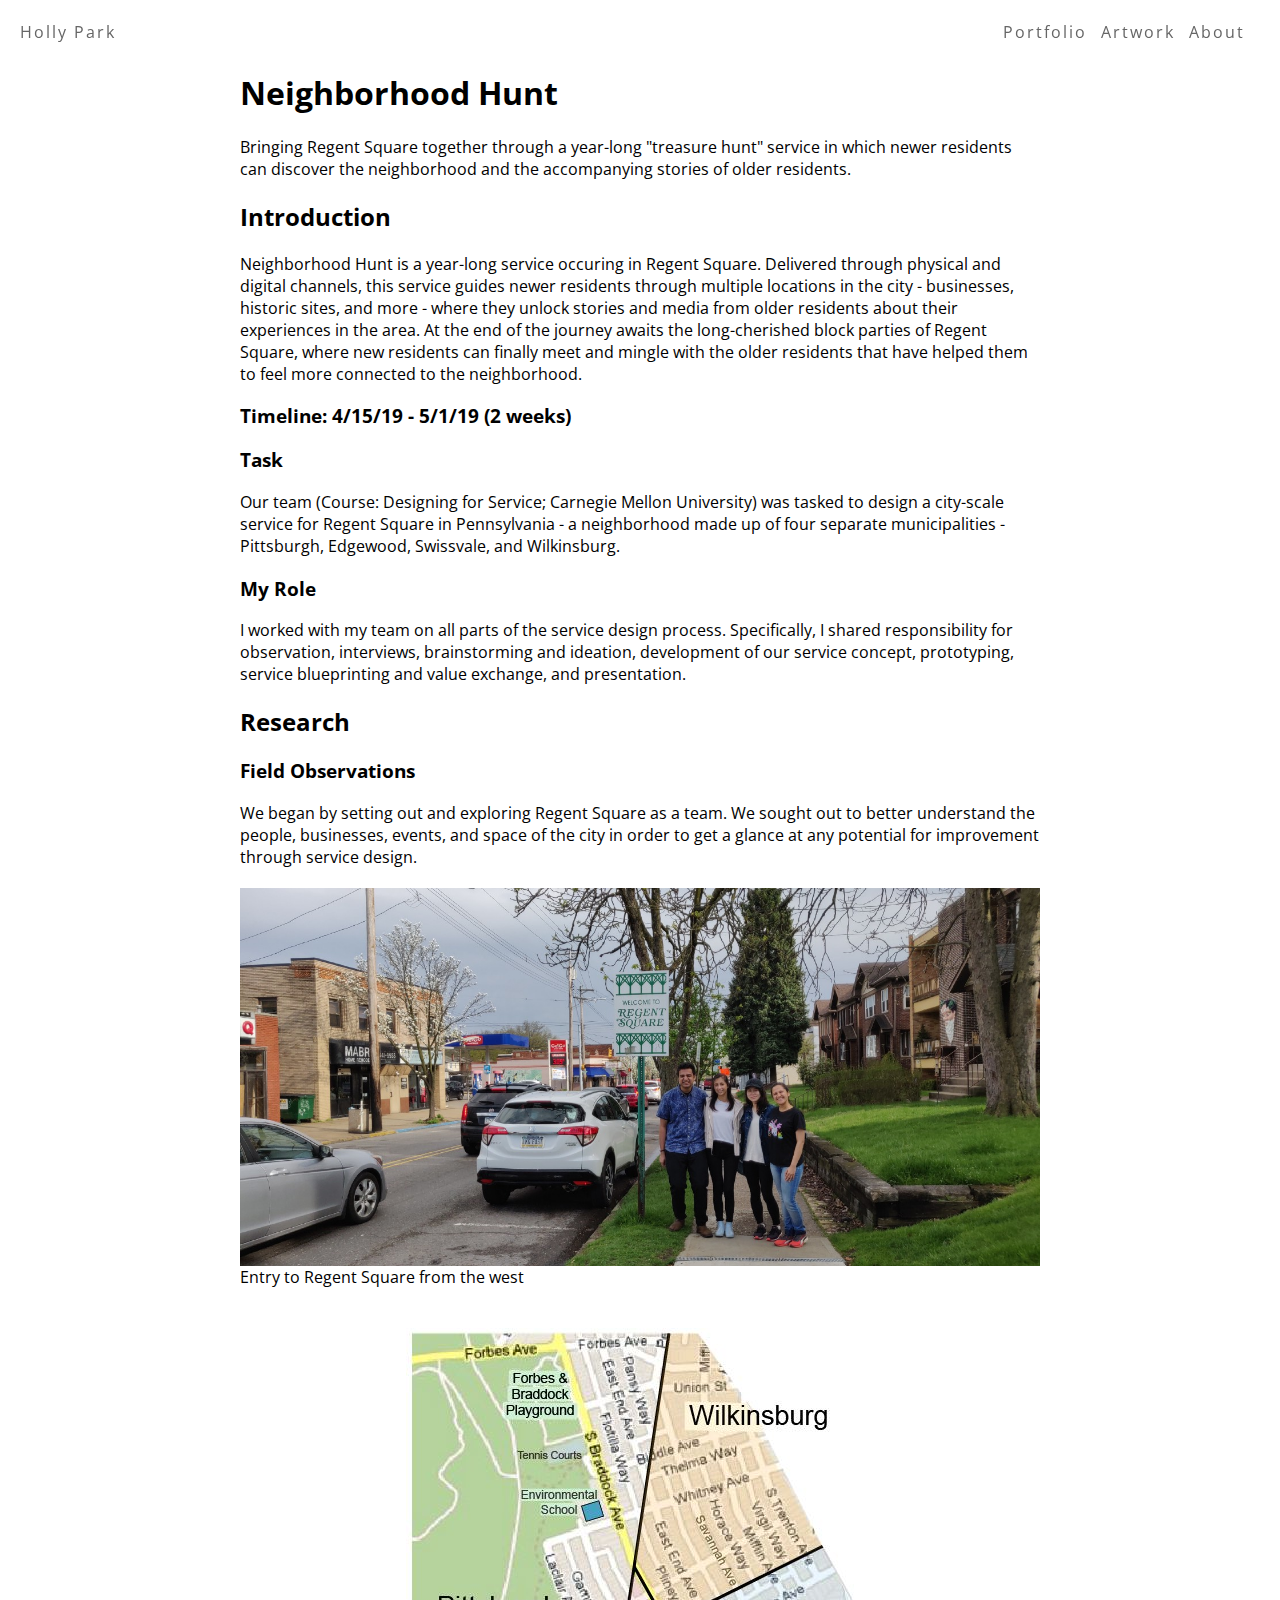
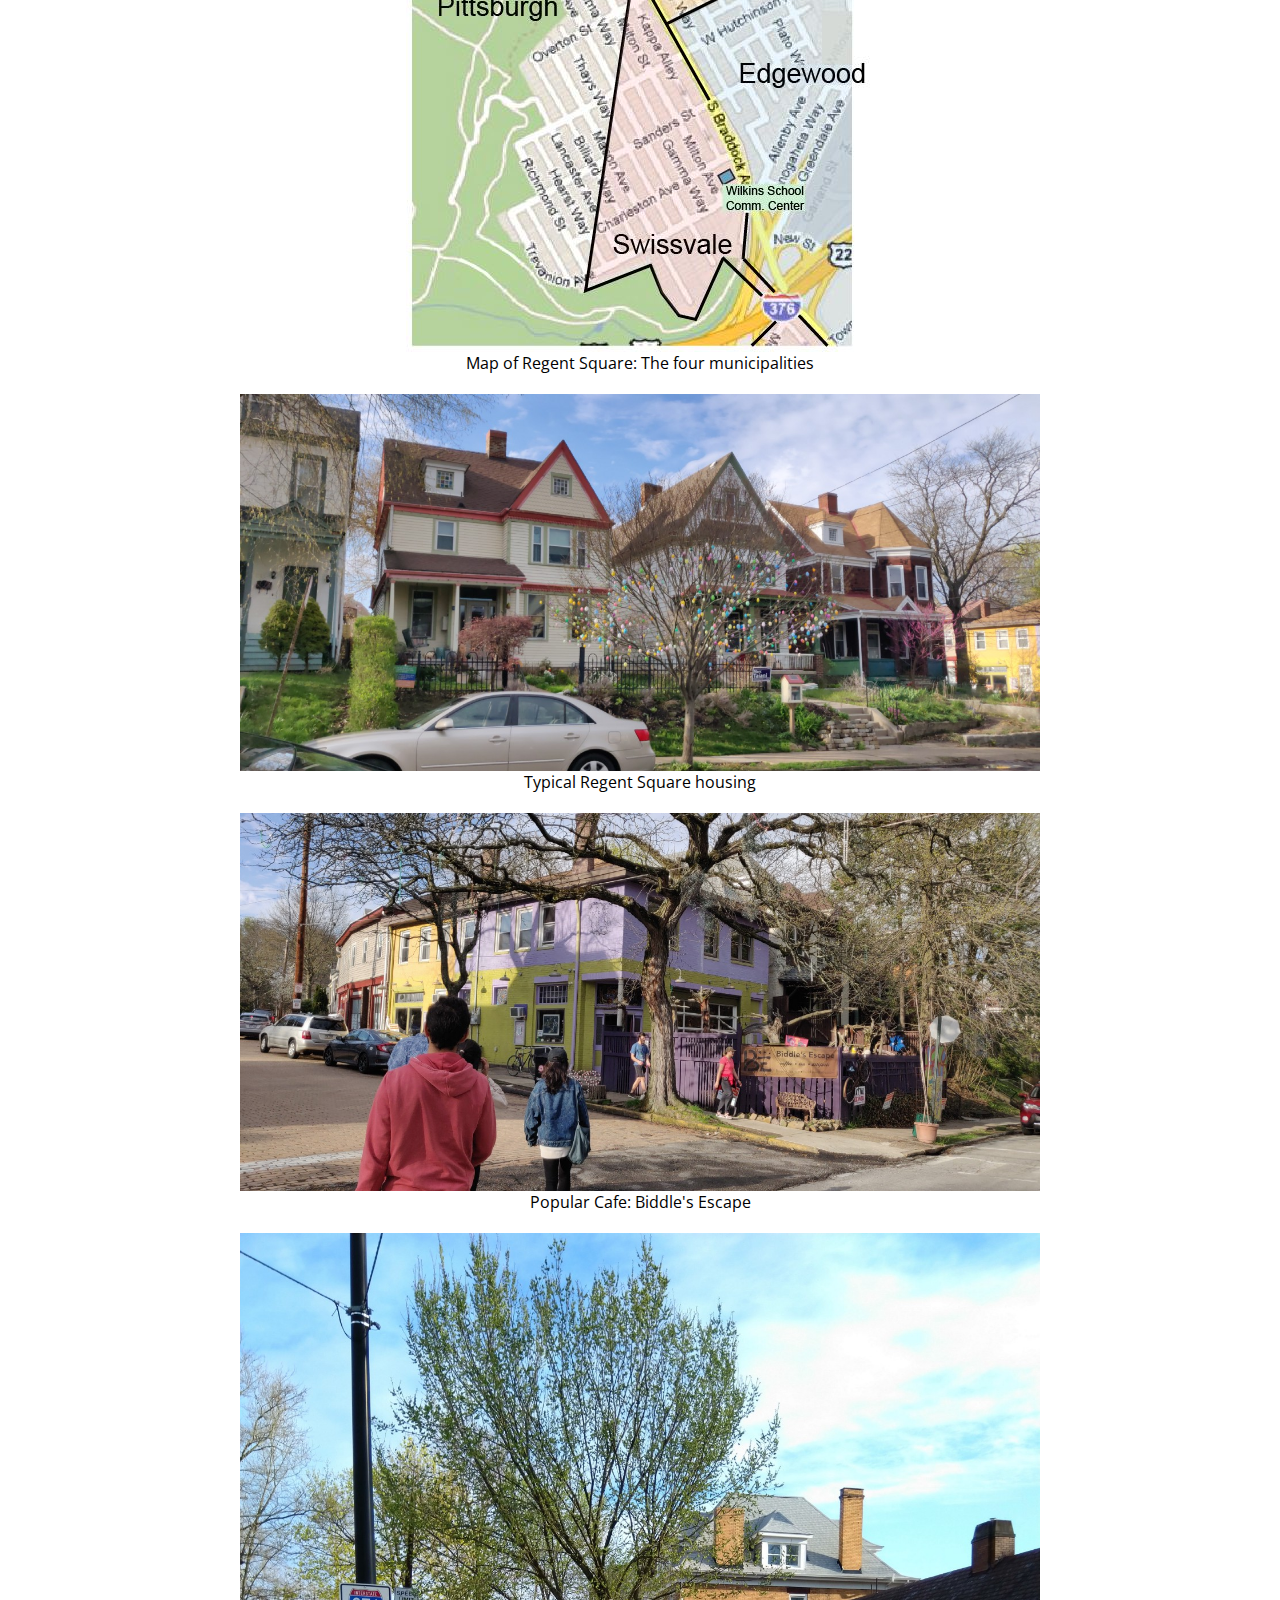
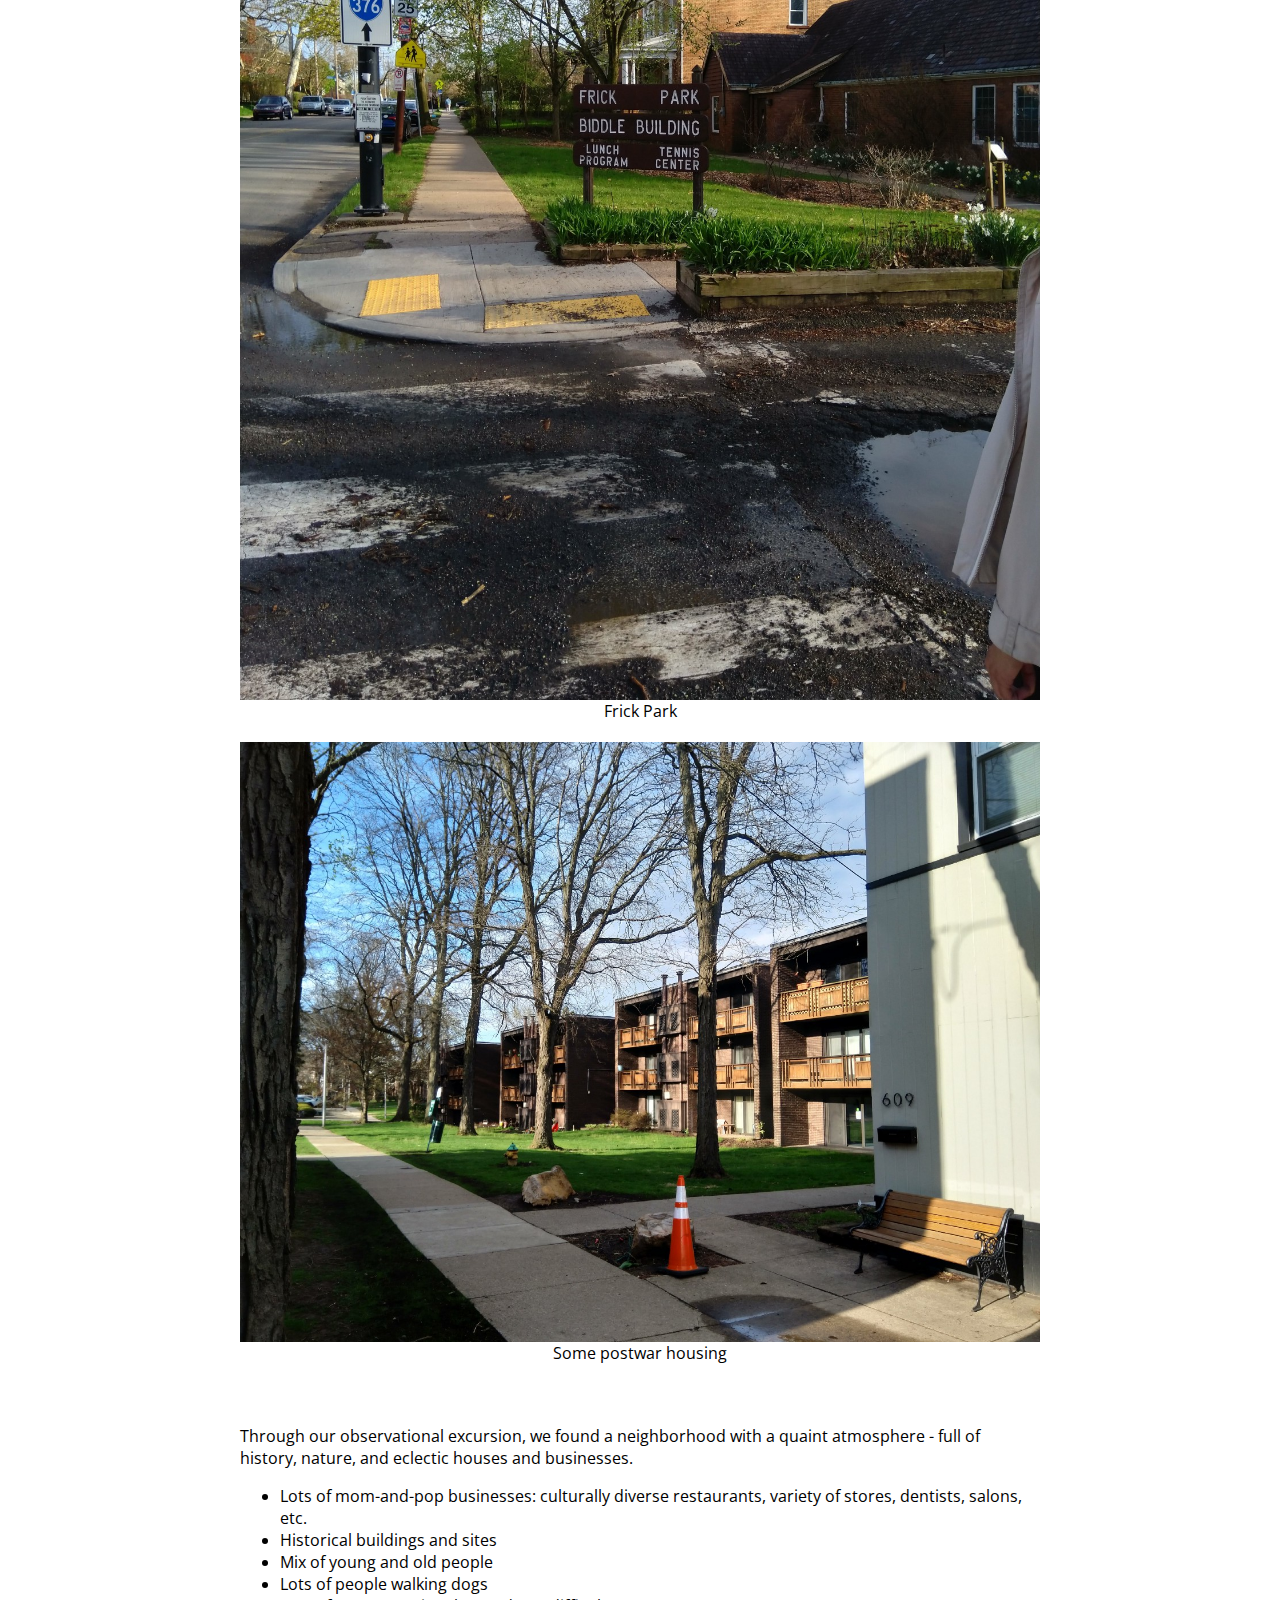
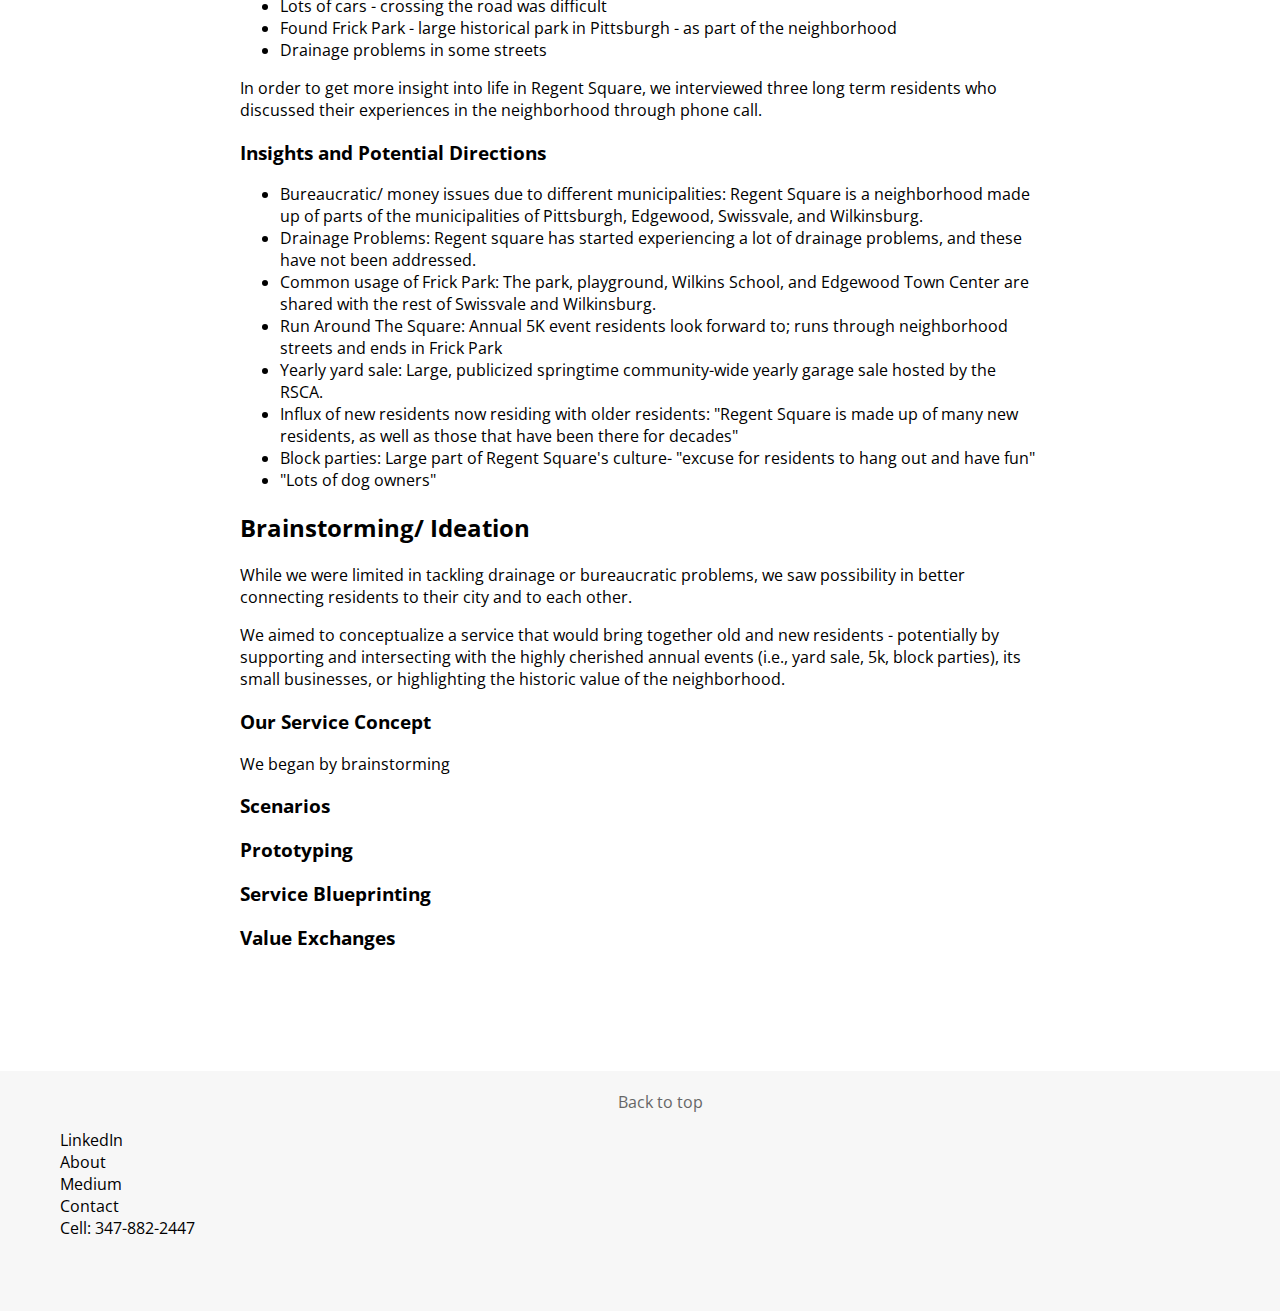
<file: neighborhood-hunt.html>
<!DOCTYPE html>
<html>
<head>
	<title>Holly Park | Neighborhood Hunt</title>
	<link rel="stylesheet" type="text/css" href="css/style.css">
	<link href="https://fonts.googleapis.com/css?family=Open+Sans" rel="stylesheet">
</head>
<body>
	<nav>
	    <ul id="hollylist">
	    	<li class="hollyitem" id="#holly"><a href="index.html">Holly Park</a></li>
	    </ul>
	    <ul id="navlist">
	    	<li class="navitem"><a href="index.html#work">Portfolio</a></li>
		    <li class="navitem"><a href="art.html">Artwork</a></li>
		  	<li class="navitem"><a href="about.html">About</a></li>
	   	</ul>
    </nav>	
    
	<main class="casestudy-container">
		<div class="casestudy-content">
		
		<h1>Neighborhood Hunt</h1>
		<p>Bringing Regent Square together through a year-long "treasure hunt" service in which newer residents can discover the neighborhood and the accompanying stories of older residents.</p>

		<h2>Introduction</h2>
		<p>Neighborhood Hunt is a year-long service occuring in Regent Square. Delivered through physical and digital channels, this service guides newer residents through multiple locations in the city - businesses, historic sites, and more - where they unlock stories and media from older residents about their experiences in the area. At the end of the journey awaits the long-cherished block parties of Regent Square, where new residents can finally meet and mingle with the older residents that have helped them to feel more connected to the neighborhood.</p>
		
		<h3>Timeline: 4/15/19 - 5/1/19 (2 weeks)</h3>
		<h3>Task</h3>
		<p><p>Our team (Course: Designing for Service; Carnegie Mellon University) was tasked to design a city-scale service for Regent Square in Pennsylvania - a neighborhood made up of four separate municipalities - Pittsburgh, Edgewood, Swissvale, and Wilkinsburg. </p></p>
		<h3>My Role</h3>
		<p>I worked with my team on all parts of the service design process. Specifically, I shared responsibility for observation, interviews, brainstorming and ideation, development of our service concept, prototyping, service blueprinting and value exchange, and presentation.</p>

		<h2>Research</h2>
		<h3>Field Observations</h3>
		<p>We began by setting out and exploring Regent Square as a team. We sought out to better understand the people, businesses, events, and space of the city in order to get a glance at any potential for improvement through service design.</p>
		<div class="img-container">
			<img src="images/neighborhood-hunt/regentsquare-team.jpeg">
			<span>Entry to Regent Square from the west</span>
		</div>

		<div class="img-container" id="regent-square-imgs">
			<div class="rs-sub-img-container">
				<img src="images/neighborhood-hunt/regentsquare-map.jpg">
				<span>Map of Regent Square: The four municipalities</span>
			</div>
			<div class="rs-sub-img-container">
				<img src="images/neighborhood-hunt/housing.jpeg">
				<span>Typical Regent Square housing</span>
			</div>
			<div class="rs-sub-img-container">
				<img src="images/neighborhood-hunt/biddles.jpeg">
				<span>Popular Cafe: Biddle's Escape</span>
			</div>
			<div class="rs-sub-img-container">
				<img src="images/neighborhood-hunt/frick-biddle.jpeg">
				<span>Frick Park</span>
			</div>
			<div class="rs-sub-img-container">
				<img src="images/neighborhood-hunt/postwar-housing.jpeg">
				<span>Some postwar housing</span>
			</div>
		</div>

		<p>Through our observational excursion, we found a neighborhood with a quaint atmosphere - full of history, nature, and eclectic houses and businesses.</p>
		<ul>
			<li>Lots of mom-and-pop businesses: culturally diverse restaurants, variety of stores, dentists, salons, etc.</li>
			<li>Historical buildings and sites</li>
			<li>Mix of young and old people</li>
			<li>Lots of people walking dogs</li>
			<li>Lots of cars - crossing the road was difficult</li>
			<li>Found Frick Park - large historical park in Pittsburgh - as part of the neighborhood</li>
			<li>Drainage problems in some streets</li>
		</ul>

		<p>In order to get more insight into life in Regent Square, we interviewed three long term residents who discussed their experiences in the neighborhood through phone call.</p>

		<h3>Insights and Potential Directions</h3>
		<ul>
			<li>Bureaucratic/ money issues due to different municipalities: Regent Square is a neighborhood made up of parts of the municipalities of Pittsburgh, Edgewood, Swissvale, and Wilkinsburg.</li>
			<li>Drainage Problems: Regent square has started experiencing a lot of drainage problems, and these have not been addressed.</li>
			<li>Common usage of Frick Park: The park, playground, Wilkins School, and Edgewood Town Center are shared with the rest of Swissvale and Wilkinsburg.</li>
			<li>Run Around The Square: Annual 5K event residents look forward to; runs through neighborhood streets and ends in Frick Park</li>
			<li>Yearly yard sale: Large, publicized springtime community-wide yearly garage sale hosted by the RSCA.</li>
			<li>Influx of new residents now residing with older residents: "Regent Square is made up of many new residents, as well as those that have been there for decades"</li>
			<li>Block parties: Large part of Regent Square's culture- "excuse for residents to hang out and have fun"</li>
			<li>"Lots of dog owners"</li>
		</ul>

		<h2>Brainstorming/ Ideation</h2>
		<p>While we were limited in tackling drainage or bureaucratic problems, we saw possibility in better connecting residents to their city and to each other.</p>

	    <p>We aimed to conceptualize a service that would bring together old and new residents - potentially by supporting and intersecting with the highly cherished annual events (i.e., yard sale, 5k, block parties), its small businesses, or highlighting the historic value of the neighborhood.</p>

		<h3>Our Service Concept</h3>
		<p>We began by brainstorming </p>

		<h3>Scenarios</h3>

		<h3>Prototyping</h3>
		<h3>Service Blueprinting</h3>
		<h3>Value Exchanges</h3>
		<h4></h4>


		</div>
	</main>
	<footer>
		<span id="backtotop"><a href="#top">Back to top</a></span>
	    <ul id="footerlist">
	    	<li class="footerelem"><a href="https://www.linkedin.com/in/haeunb123/">LinkedIn</a></li>
		    <li class="footerelem"><a href="about.html">About</a></li>
	    	<li class="footerelem"><a href="https://medium.com/@hollyzzz">Medium</a></li>
		    <li class="footerelem"><a href="mailto:haeunb123@gmail.com">Contact</a></li>
		    <li>Cell: 347-882-2447</li>
	    </ul>
	</footer>
</body>
</html>
</file>
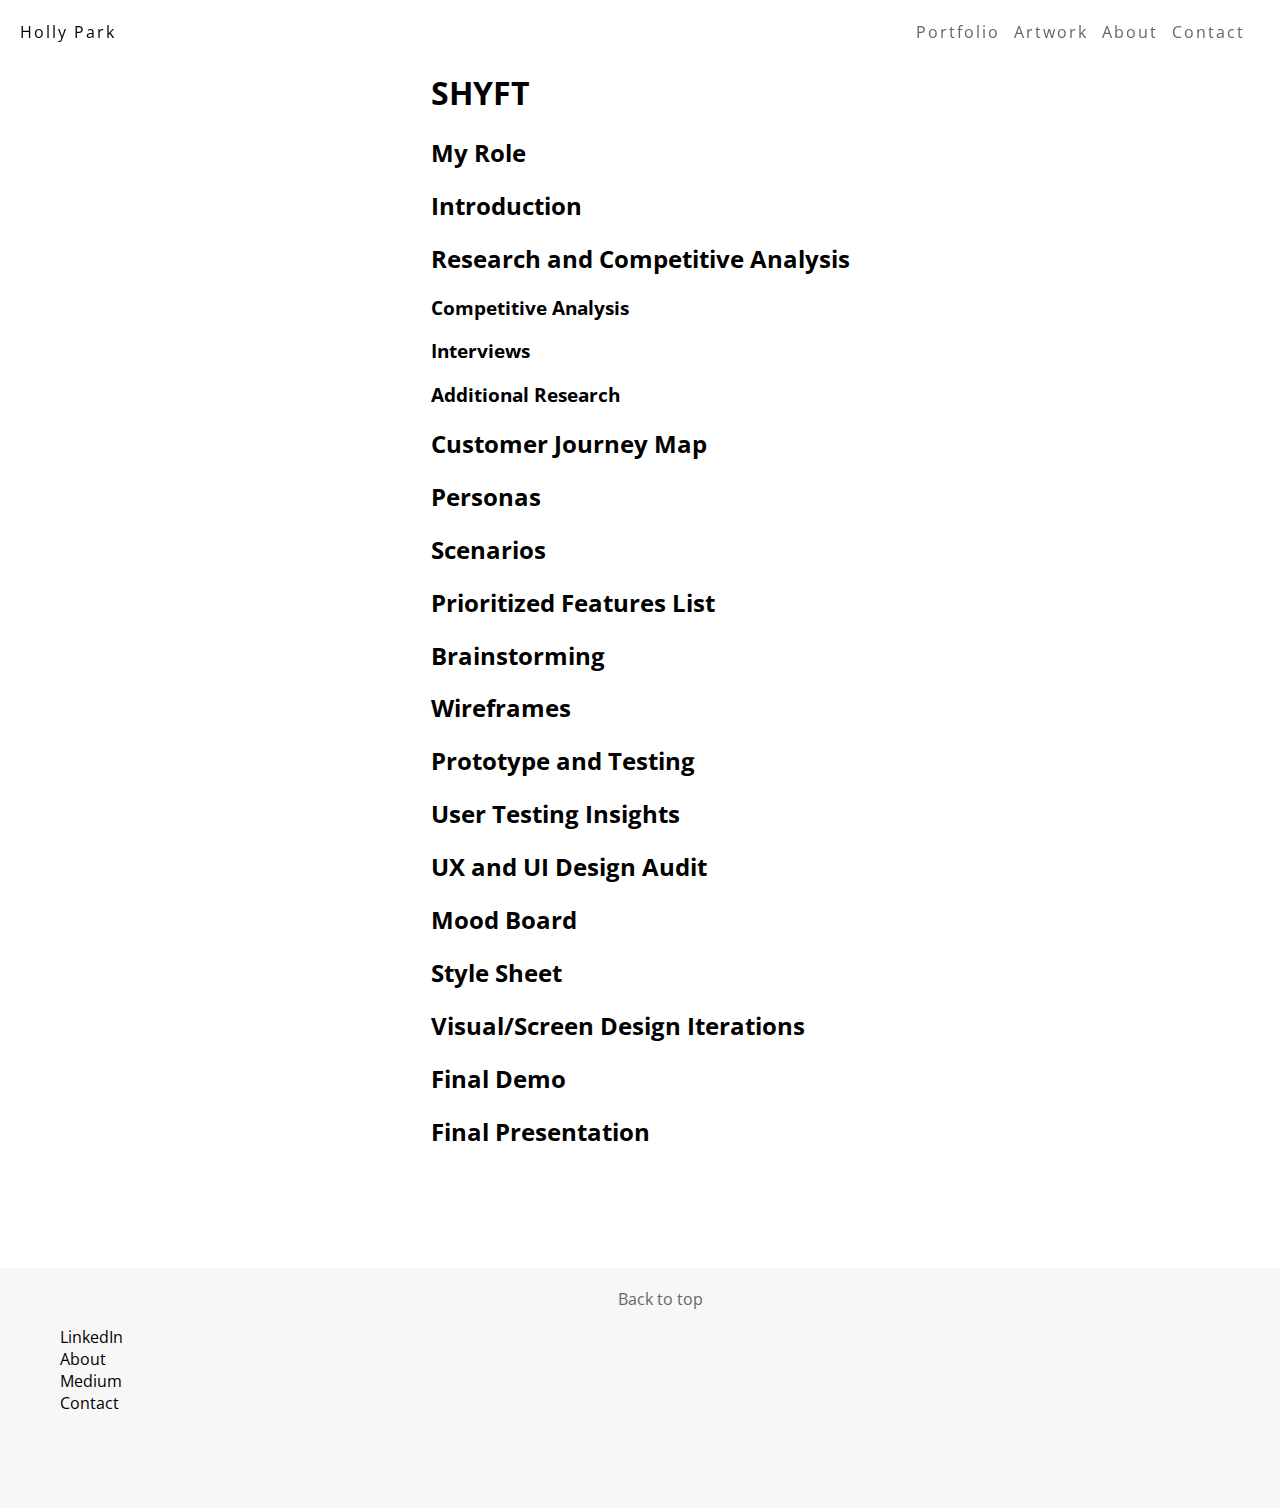
<file: shyft.html>
<!DOCTYPE html>
<html>
<head>
	<title>Holly Park | Shyft App Design</title>
	<link rel="stylesheet" type="text/css" href="css/style.css">
	<link href="https://fonts.googleapis.com/css?family=Open+Sans" rel="stylesheet">
</head>
<body>
	<nav>
	    <ul id="hollylist">
	    	<li class="hollyitem" id="#holly">Holly Park</li>
	    </ul>
	    <ul id="navlist">
	    	<li class="navitem"><a href="index.html">Portfolio</a></li>
		    <li class="navitem"><a href="art.html">Artwork</a></li>
		  	<li class="navitem"><a href="about.html">About</a></li>	  	    
		 	<li class="navitem"><a href="contact.html">Contact</a></li>
	   	</ul>
    </nav>	

    <main class="casestudy-container">
    	<div class="casestudy-content">
    	
    	<h1>SHYFT</h1>

    	<h2>My Role</h2>
    	<p></p>

    	<h2>Introduction</h2>
    	<p></p>

    	<h2>Research and Competitive Analysis</h2>

    	<h3>Competitive Analysis</h3>

    	<h3>Interviews</h3>
    	
    	<h3>Additional Research</h3>

    	<h2>Customer Journey Map</h2>

    	<h2>Personas</h2>
    	
    	<h2>Scenarios</h2>

    	<h2>Prioritized Features List</h2>

    	<h2>Brainstorming</h2>

    	<h2>Wireframes</h2>

    	<h2>Prototype and Testing</h2>

    	<h2>User Testing Insights</h2>

    	<h2>UX and UI Design Audit</h2>

    	<h2>Mood Board</h2>

    	<h2>Style Sheet</h2>

    	<h2>Visual/Screen Design Iterations</h2>

    	<h2>Final Demo</h2>

    	<h2>Final Presentation</h2>

    </main>

    <footer>
		<span id="backtotop"><a href="#top">Back to top</a></span>
	    <ul id="footerlist">
	    	<li class="footerelem"><a href="https://www.linkedin.com/in/haeunb123/">LinkedIn</a></li>
		    <li class="footerelem"><a href="about.html">About</a></li>
	    	<li class="footerelem"><a href="https://medium.com/@hollyzzz">Medium</a></li>
		    <li class="footerelem"><a href="mailto:haeunb123@gmail.com">Contact</a></li>
	    </ul>
	</footer>
</body>
</html>
</file>
<file: css/style.css>
html, body {
  margin: 0;
  padding: 0;
  border: 0;
  font-size: 1.5rem;
  font-style: none;
  font: inherit;
  vertical-align: baseline;
  font-family: 'Open Sans', "Helvetica";
  color: #000000;
  overflow-x: hidden;
}

#proto_playtest {
  font-style: none;
}

nav {
  position: fixed;
  margin: 0;
  display: block;
  width: 100%;
  z-index: 3;
}

a {
  text-decoration: none;
}
#intro-container {
  text-align: center;
  display: block;
}
#intro-content {
  text-align: left;
  display: inline-block;
  max-width: 800px;
  font-size: 1.5rem;
  margin-top: 50px;
  margin-bottom: 40px;
}

#hollylist {
    list-style-position: inside;
    list-style-type: none;
    display: inline-block;
    float: left;
    text-align: left;
    padding-left: 15px;
}

#navlist {
    list-style-position: inside;
    list-style-type: none;
    display: inline-block;
    float: right;
    padding-right: 30px;
}

.navitem, .hollyitem {
  padding: 5px;
  font-size: 1em;
  text-decoration: none;
  letter-spacing: 2px;
  display: inline-block;
}

.navitem, .hollyitem, .footerelem a, a:link {
  color: #666;
  text-decoration: none;
}

.navitem, .hollyitem .footerelem a, a:visited {
  color: #000;
  text-decoration: none;
}

.navitem, .hollyitem, .footerelem a, a:hover {
  color: #666;
  text-decoration: none;
}

.navitem, .hollyitem, .footerelem a, a:active {
    color: #000;
    text-decoration: none;
}

/******** Side Navigation **************/
.no-italics {
    font-style: normal;   
}

/* Fixed sidenav, full height */
.sidenav {
  height: 100%;
  width: 200px;
  position: fixed;
  z-index: 2;
  top: 0;
  left: 0;
  overflow-x: hidden;
  padding-top: 80px;
}

/* Style the sidenav links and the dropdown button */
.sidenav a, .dropdown-btn {
  padding: 3px 5px 3px 16px;
  text-decoration: none;
  font-size: 1em;
  display: block;
  border: none;
  background: none;
  width:100%;
  text-align: left;
  cursor: pointer;
  outline: none;
}

/* On mouse-over */
.sidenav a:hover, .dropdown-btn:hover {
  color: green;
}

i {
  font-style: bold !important;
}
/* Main content */
/*
.main {
/*  margin-left: 200px; /* Same as the width of the sidenav */
/*  font-size: 20px; /* Increased text to enable scrolling */
/*  padding: 0px 10px;
} 
*/

/* Add an active class to the active dropdown button */
.active {
  font-style: bold;
}

/* Dropdown container (hidden by default). 
Optional: add a lighter background color and some 
left padding to change the design of the dropdown content */
.dropdown-container {
  display: none;
  padding-left: 10px;
  font-size: 0.8rem;
}

/* Optional: Style the caret down icon */
.fa-caret-down {
  float: right;
  padding-right: 8px;
  font-style: none;
}

/***************************************/

main {
  z-index: 1;
  padding-top: 50px;
  padding-left: 25px;
  padding-right: 25px;
}

#work {
  text-align: center;
}

.case-container {
  display: inline-block;
  max-width: 1000px;
  text-align: left;
  padding: 35px;
  max-height: 250px;
}

/* for individual case study pages */
.casestudy-container, #about_main {
  text-align: center;
}

.casestudy-content, #about_main_content {
  max-width: 800px;
  display: inline-block;
  text-align: left;
}
/* ****************************** */

.img-container {
  width: 100%;
  height: auto;
  overflow: hidden;
  margin-top: 20px;
  margin-bottom: 20px;
}

.img-container img {
  max-width: 100%;
  height: auto;
  display: block;
}

#journey-container img{
  display: inline-block;
  max-width: 45%;
  height: auto;
  margin: 15px;
}

#brainstorm-container img {
  display: inline-block;
  max-width: 45%;
  height: auto;
  margin: 10px;
  vertical-align: middle;
}

#resume-img {
  max-width: 100%;
  height: auto;
  display: block;
  border: 5px solid #b0e0e6;
}

#regent-square-imgs, .rs-sub-img-container {
  text-align: center;
  display: inline-block;
}

.rs-sub-img-container {
  margin-bottom: 20px;
}

.rs-sub-img-container img {
  display: block;
  width: 100%;
}


footer {
  width: 100%;
  height: 200px;
  text-align: center;
  padding: 20px;
  color: #000;
  margin-top: 100px;
  background-color: #f7f7f7;
}

#footerlist {
  text-align: left;
  list-style-position: inside;
  list-style-type: none;
}
#backtotop {
}
</file>
